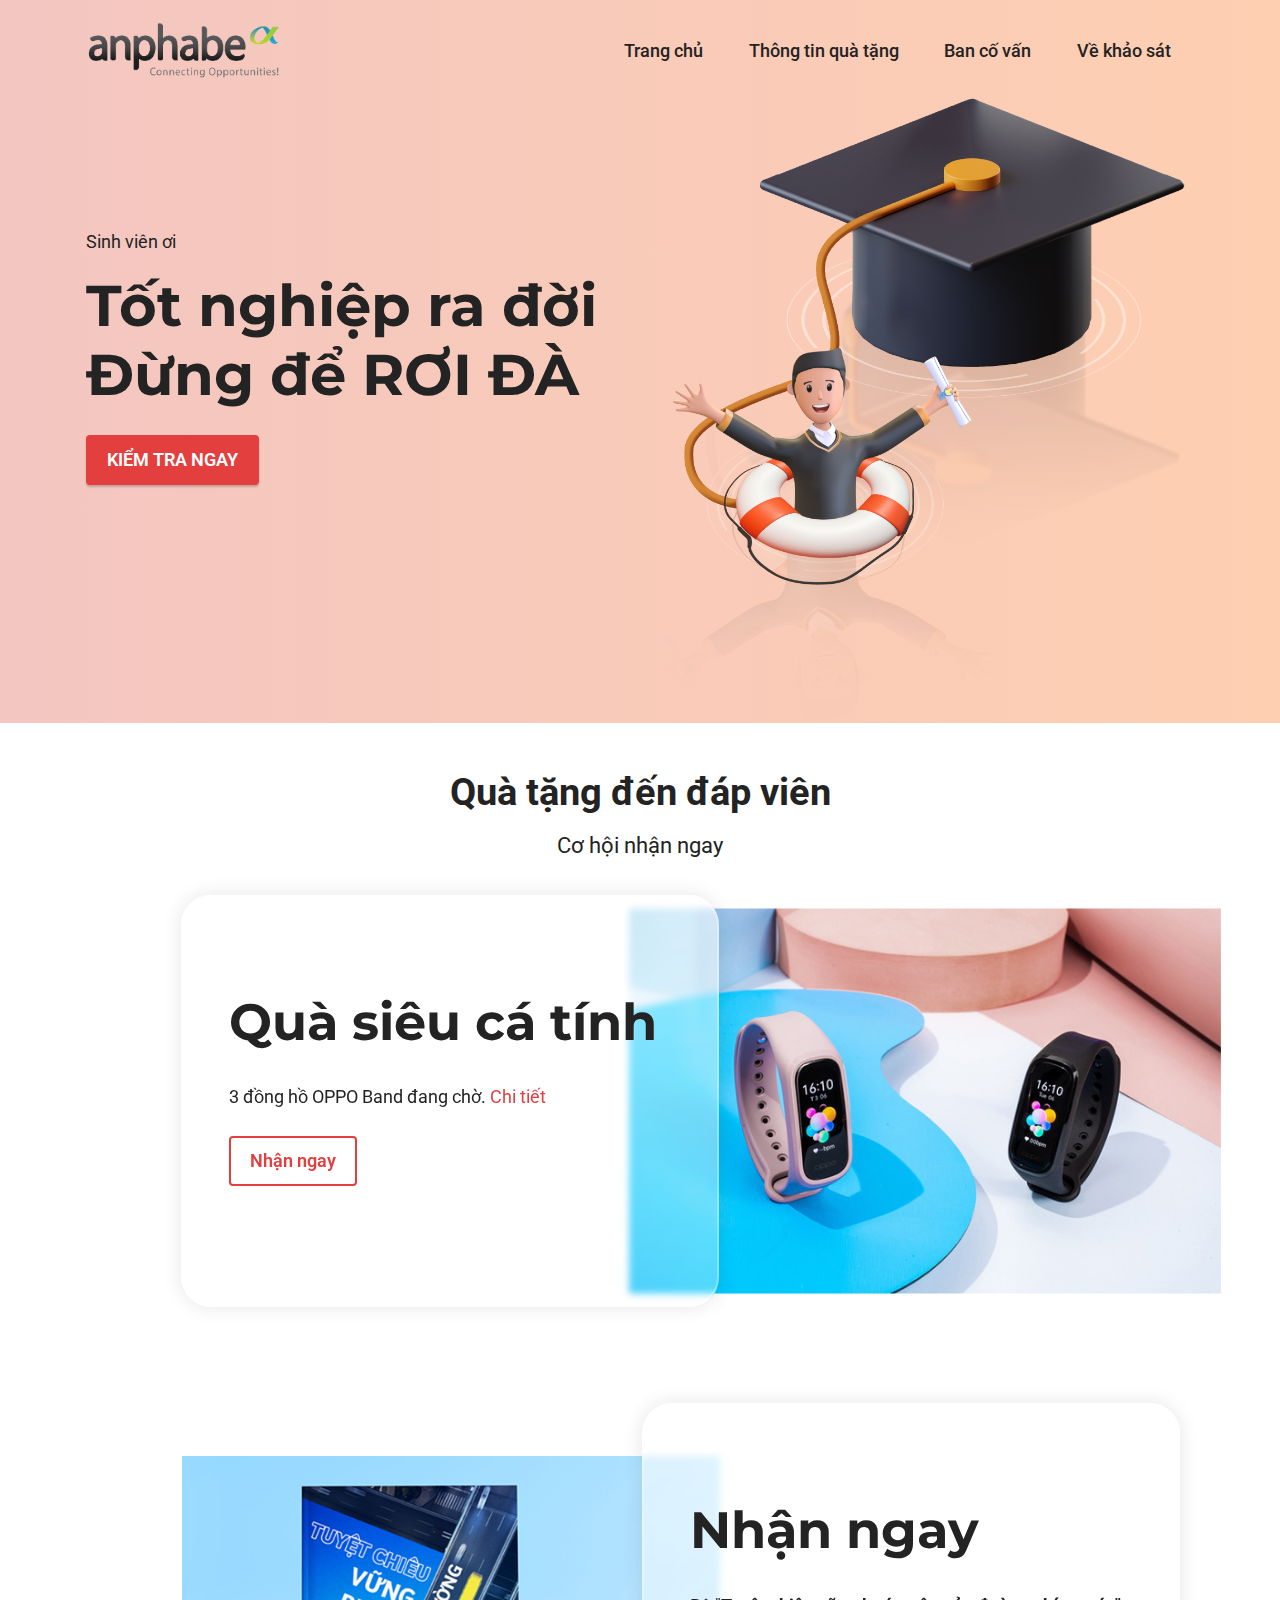
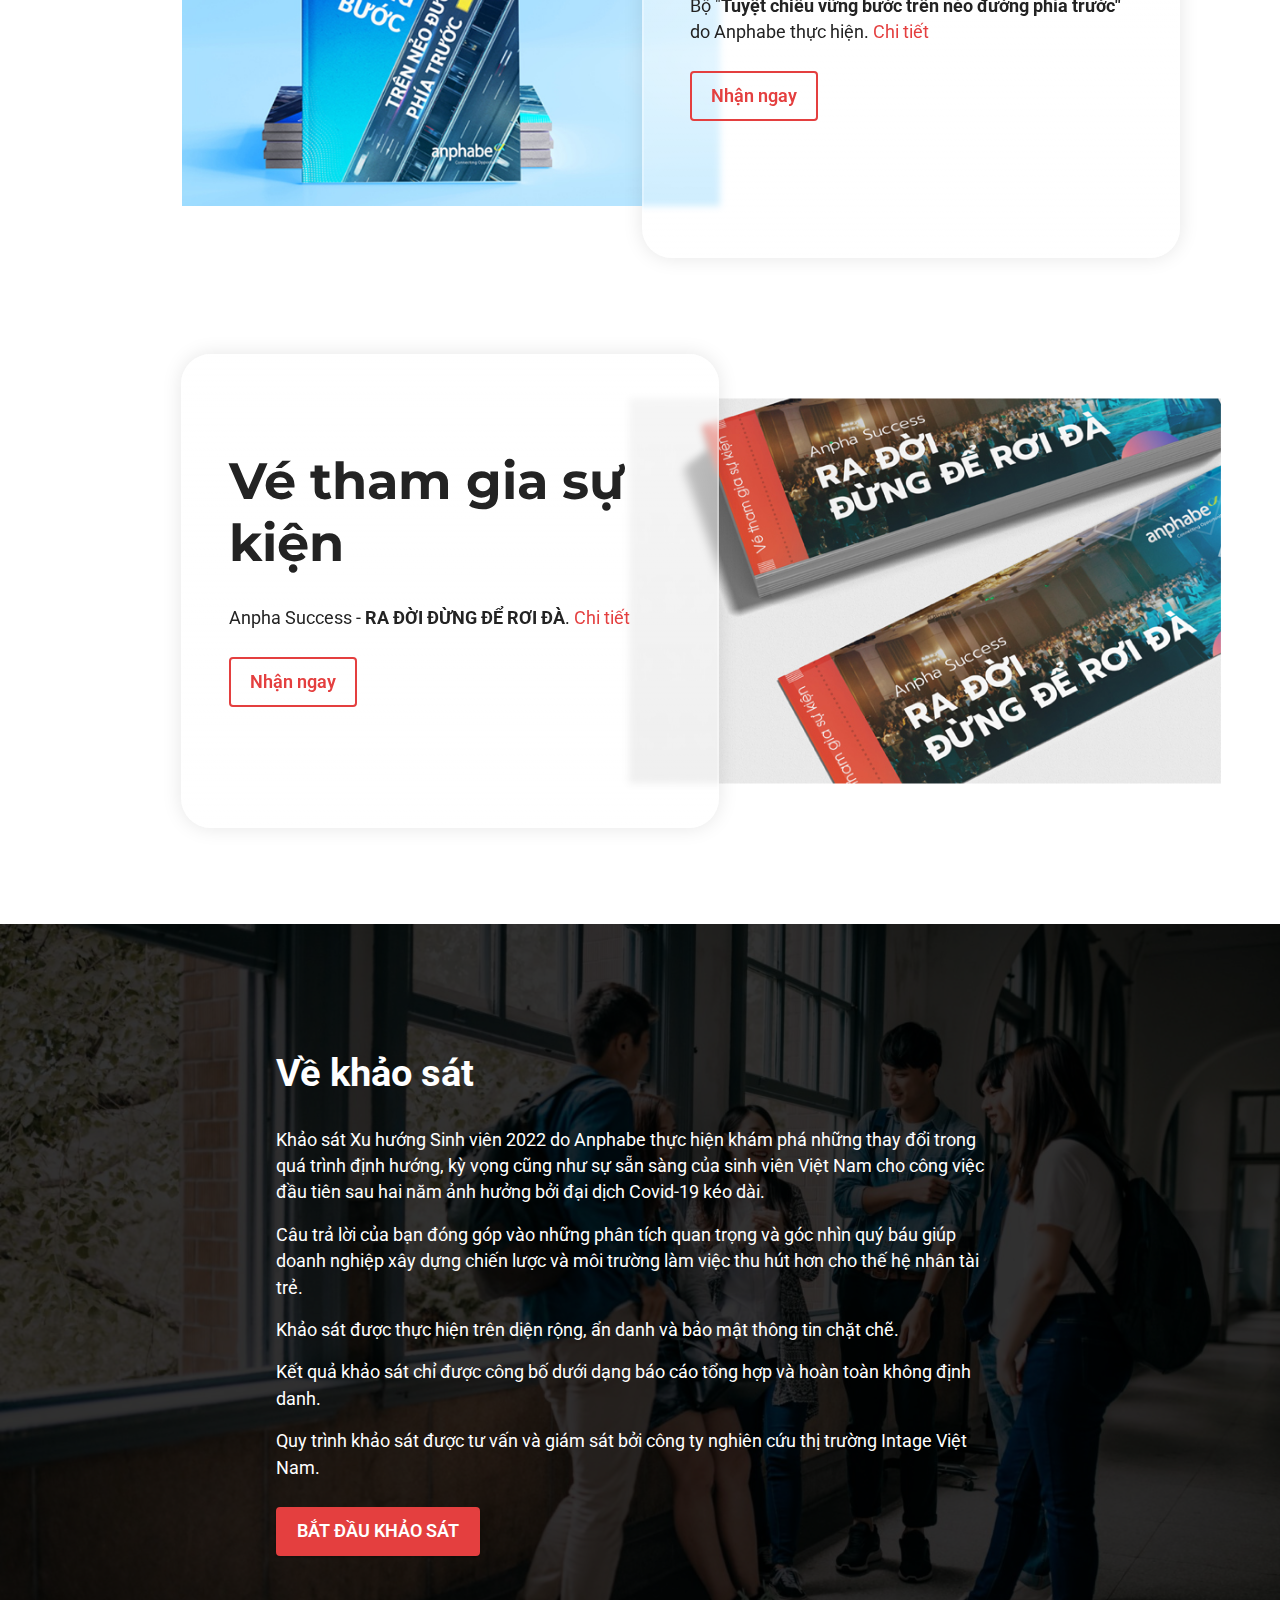
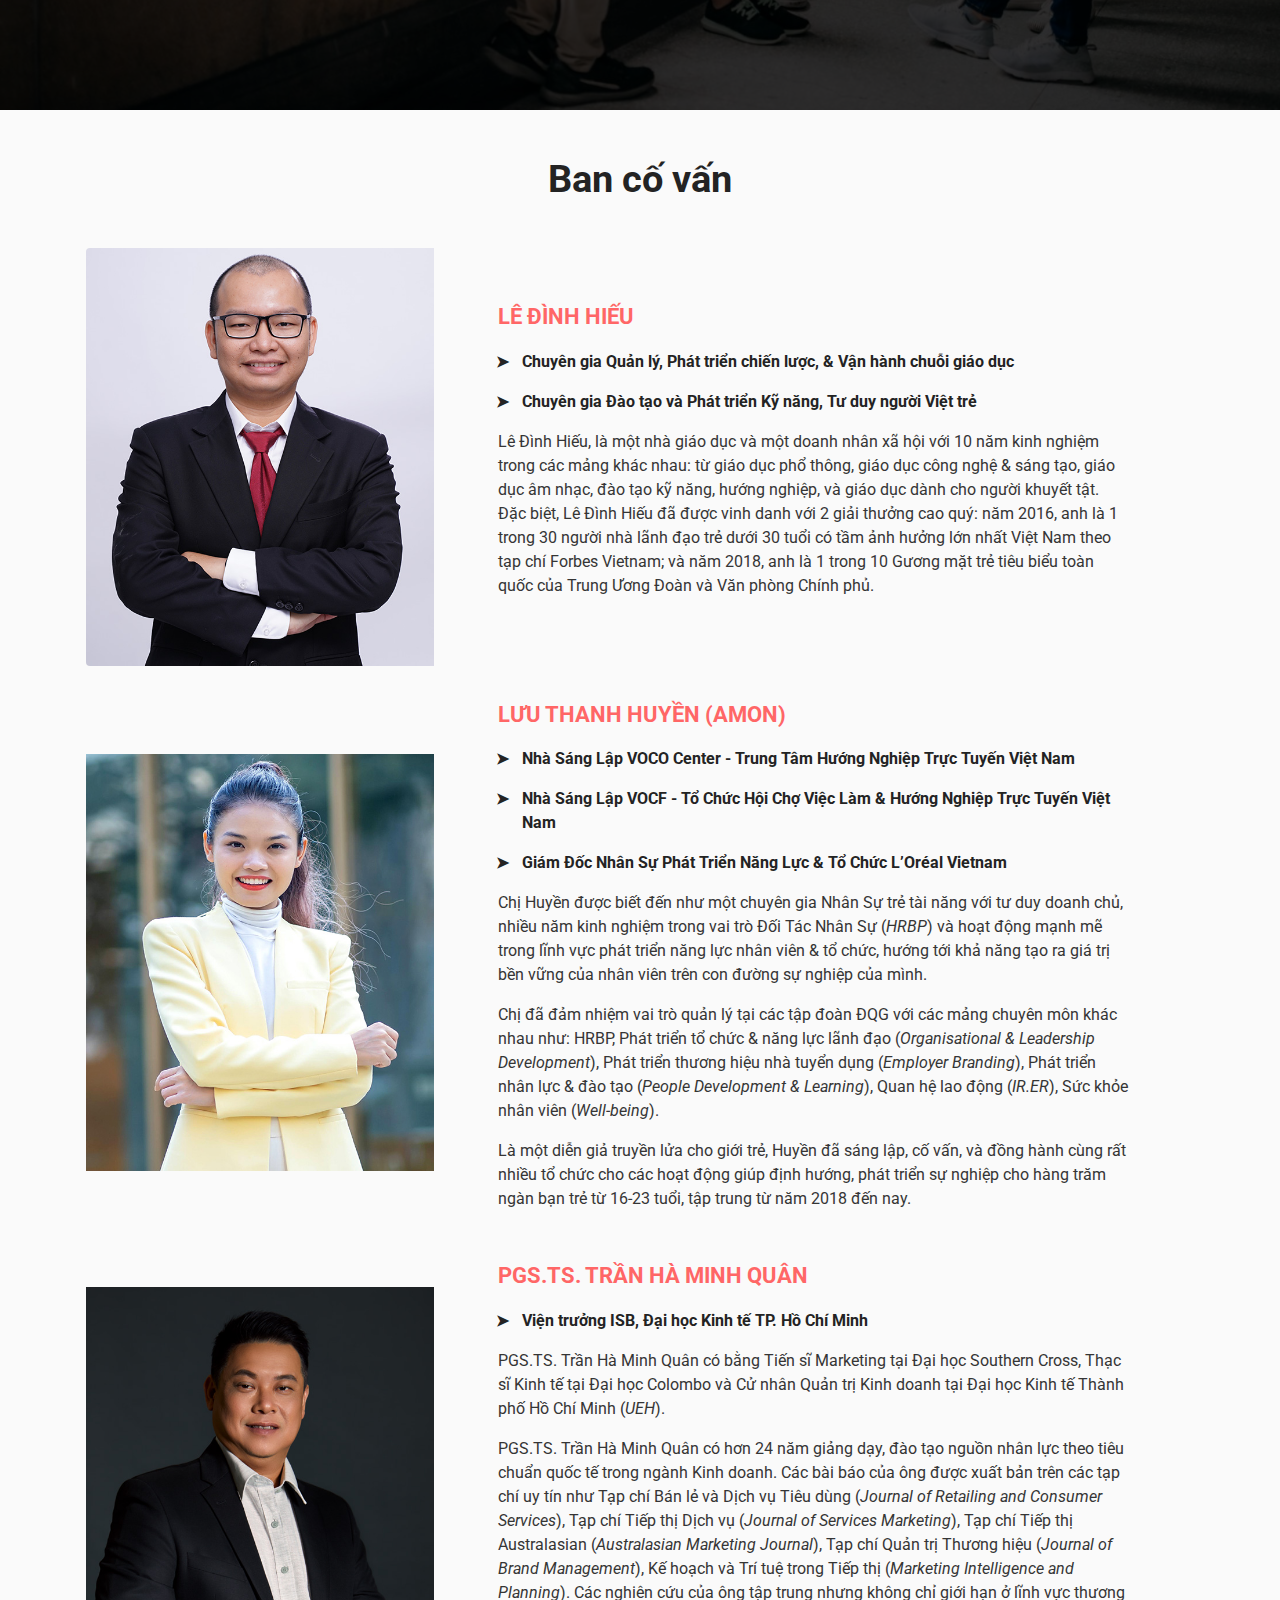
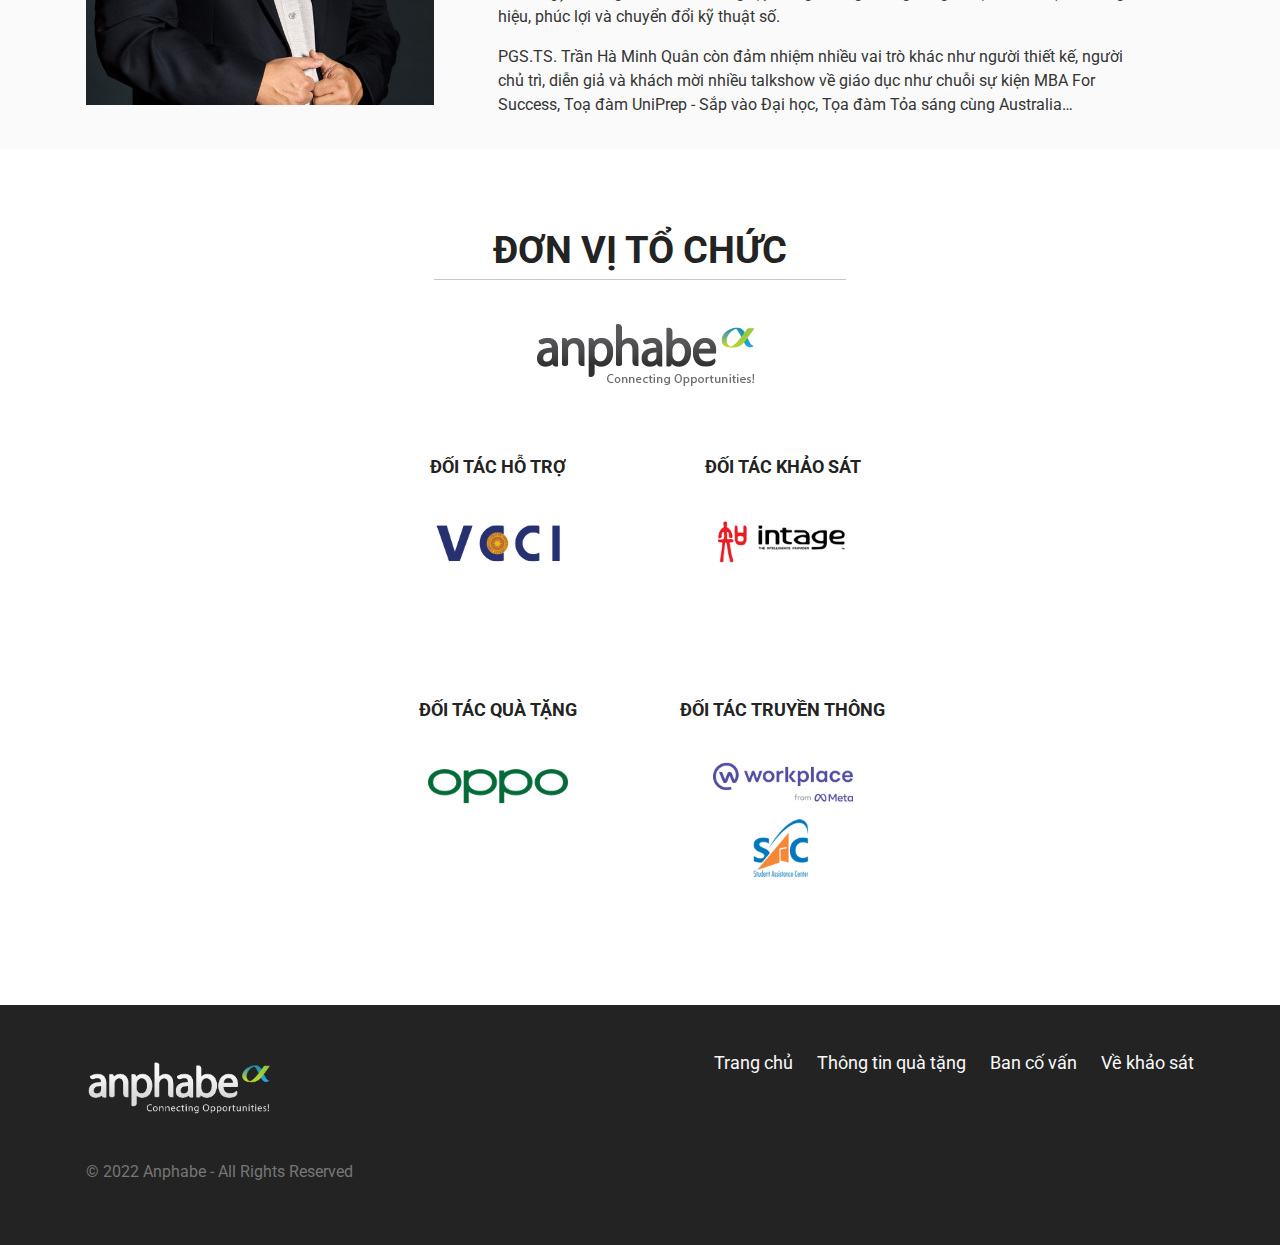
<file: index.html>
<!DOCTYPE html>
<html  >
<head>
  
  <meta charset="UTF-8">
  <meta http-equiv="X-UA-Compatible" content="IE=edge">
  
  <meta name="viewport" content="width=device-width, initial-scale=1, minimum-scale=1">
  <link rel="shortcut icon" href="assets/images/favicon.png" type="image/x-icon">
  <meta name="description" content="Ra trường, chọn việc, liệu có dễ dàng?">
  
  
  <title>Khảo sát xu hướng sinh viên 2022</title>
  <link rel="stylesheet" href="assets/web/assets/mobirise-icons2/mobirise2.css">
  <link rel="stylesheet" href="assets/bootstrap/css/bootstrap.min.css">
  <link rel="stylesheet" href="assets/bootstrap/css/bootstrap-grid.min.css">
  <link rel="stylesheet" href="assets/bootstrap/css/bootstrap-reboot.min.css">
  <link rel="stylesheet" href="assets/dropdown/css/style.css">
  <link rel="stylesheet" href="assets/socicon/css/styles.css">
  <link rel="stylesheet" href="assets/theme/css/style.css">
  <link rel="preload" href="https://fonts.googleapis.com/css?family=Montserrat:100,200,300,400,500,600,700,800,900,100i,200i,300i,400i,500i,600i,700i,800i,900i&display=swap" as="style" onload="this.onload=null;this.rel='stylesheet'">
  <noscript><link rel="stylesheet" href="https://fonts.googleapis.com/css?family=Montserrat:100,200,300,400,500,600,700,800,900,100i,200i,300i,400i,500i,600i,700i,800i,900i&display=swap"></noscript>
  <link rel="preload" href="https://fonts.googleapis.com/css?family=Roboto:100,100i,300,300i,400,400i,500,500i,700,700i,900,900i&display=swap" as="style" onload="this.onload=null;this.rel='stylesheet'">
  <noscript><link rel="stylesheet" href="https://fonts.googleapis.com/css?family=Roboto:100,100i,300,300i,400,400i,500,500i,700,700i,900,900i&display=swap"></noscript>
  <link rel="preload" as="style" href="assets/mobirise/css/mbr-additional.css"><link rel="stylesheet" href="assets/mobirise/css/mbr-additional.css" type="text/css">
  
  
  <!-- Google Tag Manager -->
<script>(function(w,d,s,l,i){w[l]=w[l]||[];w[l].push({'gtm.start':
new Date().getTime(),event:'gtm.js'});var f=d.getElementsByTagName(s)[0],
j=d.createElement(s),dl=l!='dataLayer'?'&l='+l:'';j.async=true;j.src=
'https://www.googletagmanager.com/gtm.js?id='+i+dl;f.parentNode.insertBefore(j,f);
})(window,document,'script','dataLayer','GTM-MT28LD');</script>
<!-- End Google Tag Manager -->

<script>
function keep_url_query(){
    let query = window.location.search;
    
    if(query == "") {
        return false;
    }
    let searchParams = new URLSearchParams(query);

    let atags = document.getElementsByTagName("a"); 
    let i;
    for (i = 0; i < atags.length; i++) {
        let new_url = new URL(atags[i].href);
        for (const [key, value] of searchParams) {
            new_url.searchParams.set(key, value);
        }
        atags[i].href = new_url.toString();  
    } 

}

if (
    document.readyState === "complete" ||
    (document.readyState !== "loading" && !document.documentElement.doScroll)
) {
  keep_url_query();
} else {
  document.addEventListener("DOMContentLoaded", keep_url_query);
}
</script>
  <meta property="og:site_name" content="https://studenttrend.anphabe.com"/>
<meta property="og:rich_attachment" content="true"/>
<meta property="og:type" content="website"/>
<meta name="author" content="Anphabe">
<meta property="og:url" itemprop="url" content="https://studenttrend.anphabe.com/"/>
<meta name="title" property="og:title" content="Khảo sát xu hướng sinh viên 2022.">
<meta name="description" property="og:description" content="Ra trường, chọn việc, liệu có dễ dàng?">
<meta name="twitter:image:src" content="https://studenttrend.anphabe.com/assets/images/share.jpg">
  <meta property="og:image" content="https://studenttrend.anphabe.com/assets/images/share.jpg">

</head>
<body>
  
  <section data-bs-version="5.1" class="menu menu2 cid-sYlDtCSmMT" once="menu" id="menu2-2">
    
    <nav class="navbar navbar-dropdown navbar-expand-lg">
        <div class="container">
            <div class="navbar-brand">
                <span class="navbar-logo">
                    <a href="https://studenttrend.anphabe.com/">
                        <img src="assets/images/anphabe-logo.png" alt="Anphabe - Connecting Opportunities" style="height: 5.1rem;">
                    </a>
                </span>
                
            </div>
            <button class="navbar-toggler" type="button" data-toggle="collapse" data-bs-toggle="collapse" data-target="#navbarSupportedContent" data-bs-target="#navbarSupportedContent" aria-controls="navbarNavAltMarkup" aria-expanded="false" aria-label="Toggle navigation">
                <div class="hamburger">
                    <span></span>
                    <span></span>
                    <span></span>
                    <span></span>
                </div>
            </button>
            <div class="collapse navbar-collapse" id="navbarSupportedContent">
                <ul class="navbar-nav nav-dropdown nav-right" data-app-modern-menu="true"><li class="nav-item"><a class="nav-link link text-black text-primary display-4" href="index.html">Trang chủ</a></li>
                    <li class="nav-item"><a class="nav-link link text-black text-primary display-4" href="thongtinquatang.html">Thông tin quà tặng</a></li>
                    <li class="nav-item"><a class="nav-link link text-black text-primary display-4" href="index.html#bancovan">Ban cố vấn</a>
                    </li><li class="nav-item"><a class="nav-link link text-black text-primary display-4" href="index.html#vekhaosat">Về khảo sát</a></li></ul>
                
                
            </div>
        </div>
    </nav>
</section>

<section data-bs-version="5.1" class="header11 cid-sYpY8guITH" id="header11-c">

    

    

    <div class="container">
        <div class="row justify-content-center">            
            <div class="col-12 col-md">
                <div class="text-wrapper text-center">
                    <p class="mbr-text mbr-fonts-style display-7">Sinh viên ơi</p>
                    <h1 class="mbr-section-title mbr-fonts-style mb-3 display-1"><strong>Tốt nghiệp ra đời<br>Đừng để RƠI ĐÀ</strong></h1>
                    
                    <div class="mbr-section-btn mt-3"><a class="btn btn-primary display-7" href="https://insights-w1.anphabe.com">KIỂM TRA NGAY</a></div>
                </div>
            </div>
            <div class="col-12 col-md-6 image-wrapper">
                <img class="w-100" src="assets/images/student-insight-1.png" alt="Tốt nghiệp ra đời -  Đừng để RƠI ĐÀ">
            </div>
        </div>
    </div>
</section>

<section data-bs-version="5.1" class="content4 cid-sYlEIdxgWu" id="content4-3">
    
    
    <div class="container">
        <div class="row justify-content-center">
            <div class="title col-md-12 col-lg-10">
                <h3 class="mbr-section-title mbr-fonts-style align-center mb-3 display-2"><strong>Quà tặng đến đáp viên</strong></h3>
                <h4 class="mbr-section-subtitle align-center mbr-fonts-style mb-4 display-5">
                    Cơ hội nhận ngay</h4>
                
            </div>
        </div>
    </div>
</section>

<section data-bs-version="5.1" class="features11 cid-sYlHRLX0kL" id="features12-4">

    
    
    <div class="container">
        <div class="row align-center">            
            <div class="col-12 align-left col-lg-6">
                <div class="card-wrapper">
                    <h4 class="card-title mbr-fonts-style mb-4 display-1"><strong>Quà siêu cá tính</strong></h4>
                    <p class="mbr-text mbr-white mbr-fonts-style display-7">3 đồng hồ OPPO Band đang chờ. <a href="thongtinquatang.html" class="text-primary">Chi tiết</a></p>
                    <div class="mbr-section-btn mb-3"><a class="btn btn-primary-outline display-4" href="https://insights-w1.anphabe.com">Nhận ngay</a></div>
                </div>
            </div>
            <div class="col-md-12 col-lg-6 my-auto">
                <div class="image-wrapper">
                    <img src="assets/images/2-1.6178546346771438e22.jpg" alt="">
                </div>            
            </div>
        </div>
    </div>
</section>

<section data-bs-version="5.1" class="features11 cid-t0jSnCcUZf" id="features12-14">

    
    
    <div class="container">
        <div class="row align-center">    
            <div class="col-12 align-left col-lg-6">
                <div class="card-wrapper">
                    <h4 class="card-title mbr-fonts-style mb-4 display-1"><strong>Nhận ngay</strong></h4>
                    <p class="mbr-text mbr-white mbr-fonts-style display-7">Bộ "<strong>Tuyệt chiêu vững bước trên nẻo đường phía trước" </strong>do Anphabe thực hiện.  <a href="thongtinquatang.html" class="text-primary">Chi tiết</a></p>
                    <div class="mbr-section-btn mb-4"><a class="btn btn-primary-outline display-4" href="https://insights-w1.anphabe.com">Nhận ngay</a></div>
                </div>
            </div>     
            <div class="col-md-12 col-lg-6 my-auto">
                <div class="image-wrapper">
                    <img src="assets/images/report-2.jpg" alt="Tuyệt chiêu vững bước trên nẻo đường phía trước">
                </div>            
            </div>   
            

            
        </div>
    </div>
</section>

<section data-bs-version="5.1" class="features11 cid-t0jSpPPDbc" id="features12-15">

    
    
    <div class="container">
        <div class="row align-center">            
            <div class="col-12 align-left col-lg-6">
                <div class="card-wrapper">
                    <h4 class="card-title mbr-fonts-style mb-4 display-1"><strong>Vé tham gia sự kiện</strong></h4>
                    <p class="mbr-text mbr-white mbr-fonts-style display-7">Anpha Success - <strong>RA ĐỜI ĐỪNG ĐỂ RƠI ĐÀ</strong>.  <a href="thongtinquatang.html" class="text-primary">Chi tiết</a></p>
                    <div class="mbr-section-btn mb-3"><a class="btn btn-primary-outline display-4" href="https://insights-w1.anphabe.com">Nhận ngay</a></div>
                </div>
            </div>
            <div class="col-md-12 col-lg-6 my-auto">
                <div class="image-wrapper">
                    <img src="assets/images/ticket.jpg" alt="Anpha Success - RA ĐỜI ĐỪNG ĐỂ RƠI ĐÀ">
                </div>            
            </div>
        </div>
    </div>
</section>

<section data-bs-version="5.1" class="header18 cid-sYlPHciEPo" id="vekhaosat">

    

    <div class="mbr-overlay" style="opacity: 0.8; background-color: rgb(0, 0, 0);"></div>

    <div class="align-center container">
        <div class="row justify-content-center">
            <div class="col-12 col-lg-8">
                <h2 class="mbr-section-subtitle mbr-fonts-style mbr-white mb-4 display-2"><strong>Về khảo sát</strong></h2>
                <p class="mbr-text mbr-fonts-style mbr-white display-7">Khảo sát Xu hướng Sinh viên 2022 do Anphabe thực hiện khám phá những thay đổi trong quá trình định hướng, kỳ vọng cũng như sự sẵn sàng của sinh viên Việt Nam cho công việc đầu tiên sau hai năm ảnh hưởng bởi đại dịch Covid-19 kéo dài.</p>
                <p class="mbr-text mbr-fonts-style mbr-white display-7">Câu trả lời của bạn đóng góp vào những phân tích quan trọng và góc nhìn quý báu giúp doanh nghiệp xây dựng chiến lược và môi trường làm việc thu hút hơn cho thế hệ nhân tài trẻ.</p>
                <p class="mbr-text mbr-fonts-style mbr-white display-7">Khảo sát được thực hiện trên diện rộng, ẩn danh và bảo mật thông tin chặt chẽ.</p>  
               <p class="mbr-text mbr-fonts-style mbr-white display-7">Kết quả khảo sát chỉ được công bố dưới dạng báo cáo tổng hợp và hoàn toàn không định danh.</p>
               <p class="mbr-text mbr-fonts-style mbr-white display-7">Quy trình khảo sát được tư vấn và giám sát bởi công ty nghiên cứu thị trường Intage Việt Nam.</p>
                <div class="mbr-section-btn mt-3"><a class="btn btn-primary display-4" href="https://insights-w1.anphabe.com">BẮT ĐẦU KHẢO SÁT</a></div>
            </div>
        </div>
    </div>
</section>

<section data-bs-version="5.1" class="content4 cid-sYr6aDGdqI" id="bancovan">
    
    
    <div class="container">
        <div class="row justify-content-center">
            <div class="title col-md-12 col-lg-10">
                <h3 class="mbr-section-title mbr-fonts-style align-center mb-3 display-2"><strong>Ban cố vấn</strong></h3>
                
                
            </div>
        </div>
    </div>
</section>

<section data-bs-version="5.1" class="team2 cid-sYqUaztawt" xmlns="http://www.w3.org/1999/html" id="team2-d">
    
    
    <div class="container">
        <div class="card">
            <div class="card-wrapper">
                <div class="row align-items-center">
                    <div class="col-12 col-md-4">
                        <div class="image-wrapper">
                            <img src="assets/images/advisor-3.jpg" alt="LÊ ĐÌNH HIẾU">
                        </div>
                    </div>
                    <div class="col-12 col-md">
                        <div class="card-box">
                            <h5 class="card-title mbr-fonts-style m-0 mb-3 display-5"><strong>LÊ ĐÌNH<em> </em>HIẾU</strong></h5>
                            <ul class="list mbr-fonts-style display-7">
                                <li><strong>Chuyên gia Quản lý, Phát triển chiến lược, &amp; Vận hành chuỗi giáo dục</strong></li>
                                <li><strong>Chuyên gia Đào tạo và Phát triển Kỹ năng, Tư duy người Việt trẻ</strong></li>
                            </ul>
                            <p class="mbr-text mbr-fonts-style display-7">
                                Lê Đình Hiếu, là một nhà giáo dục và một doanh nhân xã hội với 10 năm kinh nghiệm trong các mảng khác nhau: từ giáo dục phổ thông, giáo dục công nghệ &amp; sáng tạo, giáo dục âm nhạc, đào tạo kỹ năng, hướng nghiệp, và giáo dục dành cho người khuyết tật. Đặc biệt, Lê Đình Hiếu đã được vinh danh với 2 giải thưởng cao quý: năm 2016, anh là 1 trong 30 người nhà lãnh đạo trẻ dưới 30 tuổi có tầm ảnh hưởng lớn nhất Việt Nam theo tạp chí Forbes Vietnam; và năm 2018, anh là 1 trong 10 Gương mặt trẻ tiêu biểu toàn quốc của Trung Ương Đoàn và Văn phòng Chính phủ.
                            </p>
                        </div>
                    </div>
                </div>
            </div>
        </div>
        <div class="card">
            <div class="card-wrapper">
                <div class="row align-items-center">
                    <div class="col-12 col-md-4">
                        <div class="image-wrapper">
                            <img src="assets/images/advisor-4.jpg" alt="LƯU THANH HUYỀN (AMON)">
                        </div>
                    </div>
                    <div class="col-12 col-md">
                        <div class="card-box">
                            <h5 class="card-title mbr-fonts-style m-0 mb-3 display-5"><strong>LƯU THANH HUYỀN (AMON)</strong></h5>
                            
                            <ul class="list mbr-fonts-style display-7">
                                <li><strong>Nhà Sáng Lập VOCO Center - Trung Tâm Hướng Nghiệp Trực Tuyến Việt Nam</strong></li>
                                <li><strong>Nhà Sáng Lập VOCF - Tổ Chức Hội Chợ Việc Làm &amp; Hướng Nghiệp Trực Tuyến Việt Nam</strong></li>
                                <li><strong>Giám Đốc Nhân Sự Phát Triển Năng Lực &amp; Tổ Chức L’Oréal Vietnam</strong></li>
                            </ul>
                            <p class="mbr-text mbr-fonts-style display-7">Chị Huyền được biết đến như một chuyên gia Nhân Sự trẻ tài năng với tư duy doanh chủ, nhiều năm kinh nghiệm trong vai trò Đối Tác Nhân Sự (<em>HRBP</em>) và hoạt động mạnh mẽ trong lĩnh vực phát triển năng lực nhân viên &amp; tổ chức, hướng tới khả năng tạo ra giá trị bền vững của nhân viên trên con đường sự nghiệp của mình.</p>
                           <p class="mbr-text mbr-fonts-style display-7">Chị đã đảm nhiệm vai trò quản lý tại các tập đoàn ĐQG với các mảng chuyên môn khác nhau như: HRBP, Phát triển tổ chức &amp; năng lực lãnh đạo (<em>Organisational &amp; Leadership Development</em>), Phát triển thương hiệu nhà tuyển dụng (<em>Employer Branding</em>), Phát triển nhân lực &amp; đào tạo (<em>People Development &amp; Learning</em>), Quan hệ lao động (<em>IR.ER</em>), Sức khỏe nhân viên (<em>Well-being</em>).</p>
                           <p class="mbr-text mbr-fonts-style display-7">Là một diễn giả truyền lửa cho giới trẻ, Huyền đã sáng lập, cố vấn, và đồng hành cùng rất nhiều tổ chức cho các hoạt động giúp định hướng, phát triển sự nghiệp cho hàng trăm ngàn bạn trẻ từ 16-23 tuổi, tập trung từ năm 2018 đến nay.</p>
                        </div>
                    </div>
                </div>
            </div>
        </div>   
        <div class="card">
            <div class="card-wrapper">
                <div class="row align-items-center">
                    <div class="col-12 col-md-4">
                        <div class="image-wrapper">
                            <img src="assets/images/advisor-5.jpg" alt="PGS.TS. TRẦN HÀ MINH QUÂN ">
                        </div>
                    </div>
                    <div class="col-12 col-md">
                        <div class="card-box">
                            <h5 class="card-title mbr-fonts-style m-0 mb-3 display-5"><strong>PGS.TS. TRẦN HÀ MINH QUÂN </strong></h5>
                            
                            <ul class="list mbr-fonts-style display-7">
                                <li><strong>Viện trưởng ISB, Đại học Kinh tế TP. Hồ Chí Minh</strong></li>
                            </ul>
                            <p class="mbr-text mbr-fonts-style display-7">PGS.TS. Trần Hà Minh Quân có bằng Tiến sĩ Marketing tại Đại học Southern Cross, Thạc sĩ Kinh tế tại Đại học Colombo và Cử nhân Quản trị Kinh doanh tại Đại học Kinh tế Thành phố Hồ Chí Minh (<em>UEH</em>). </p>
                           <p class="mbr-text mbr-fonts-style display-7">PGS.TS. Trần Hà Minh Quân có hơn 24 năm giảng dạy, đào tạo nguồn nhân lực theo tiêu chuẩn quốc tế trong ngành Kinh doanh. Các bài báo của ông được xuất bản trên các tạp chí uy tín như Tạp chí Bán lẻ và Dịch vụ Tiêu dùng (<em>Journal of Retailing and Consumer Services</em>), Tạp chí Tiếp thị Dịch vụ (<em>Journal of Services Marketing</em>), Tạp chí Tiếp thị Australasian (<em>Australasian Marketing Journal</em>), Tạp chí Quản trị Thương hiệu (<em>Journal of Brand Management</em>), Kế hoạch và Trí tuệ trong Tiếp thị (<em>Marketing Intelligence and Planning</em>). Các nghiên cứu của ông tập trung nhưng không chỉ giới hạn ở lĩnh vực thương hiệu, phúc lợi và chuyển đổi kỹ thuật số.  </p>
                           <p class="mbr-text mbr-fonts-style display-7">PGS.TS. Trần Hà Minh Quân còn đảm nhiệm nhiều vai trò khác như người thiết kế, người chủ trì, diễn giả và khách mời nhiều talkshow về giáo dục như chuỗi sự kiện MBA For Success, Toạ đàm UniPrep - Sắp vào Đại học, Tọa đàm Tỏa sáng cùng Australia… </p>
                        </div>
                    </div>
                </div>
            </div>
        </div>        
    </div>
</section>

<section data-bs-version="5.1" class="content4 cid-t0k7PLhtB6" id="content4-16">
    
    
    <div class="container">
        <div class="row justify-content-center">
            <div class="title col-md-12 col-lg-9">
                <h3 class="mbr-section-title mbr-fonts-style align-center display-2"><strong>ĐƠN VỊ TỔ CHỨC</strong></h3>
                <hr>
                
                
            </div>
        </div>
    </div>
</section>

<section data-bs-version="5.1" class="clients1 cid-t0k7QxD6OL" id="clients1-17">
    
    <div class="images-container container">
        <div class="mbr-section-head">
            
            
            
        </div>
        <div class="row justify-content-center mt-4">
            <div class="col-md-3 card">
                <img src="assets/images/anphabe.png" alt="">
            </div>
            
           
        </div>
    </div>
</section>

<section data-bs-version="5.1" class="info2 cid-t0k7RjwKA1" id="info2-18">
    
    
    <div class="align-center container">
        <div class="row justify-content-center">
            <div class="col-12 col-md-3">
                <div class="wrapper">
                    <h3 class="mbr-section-title mb-4 mbr-fonts-style display-7"><strong>ĐỐI TÁC HỖ TRỢ</strong></h3>
                    <img src="assets/images/vcci-1.png" alt="">
                </div>
            </div>
            <div class="col-12 col-md-3">
                <div class="wrapper">
                    <h3 class="mbr-section-title mbr-fonts-style mb-4 display-7"><strong>ĐỐI TÁC KHẢO SÁT</strong></h3>
                    <img src="assets/images/intage.png" alt="">
                </div>
            </div>
        </div>
    </div>
</section>

<section data-bs-version="5.1" class="info2 cid-t0k7ROJaJy" id="info2-19">
    
    
    <div class="align-center container">
        <div class="row justify-content-center">
            <div class="col-12 col-md-3">
                <div class="wrapper">
                    <h3 class="mbr-section-title mb-4 mbr-fonts-style display-7"><strong>ĐỐI TÁC QUÀ TẶNG</strong></h3>
                    <img src="assets/images/oppo-logo-1.png" alt="OPPO">
                </div>
            </div>
            <div class="col-12 col-md-3">
                <div class="wrapper">
                    <h3 class="mbr-section-title mbr-fonts-style mb-4 display-7"><strong>ĐỐI TÁC TRUYỀN THÔNG</strong></h3>
                    <img src="assets/images/wp-2.png" alt="Workplace from Meta">
                    <img src="assets/images/sic.png" alt="Student Assistance Center">
                </div>
            </div>
        </div>
    </div>
</section>

<section data-bs-version="5.1" class="footer5 cid-sYlWxzjyLX" once="footers" id="footer5-u">

    

    

    <div class="container">
        <div class="media-container-row">
            <div class="col-md-2 col-6">
                <div class="media-wrap">
                    <a href="https://studenttrend.anphabe.com/">
                        <img src="assets/images/anphabe-white.png" alt="Anphabe - Connecting Opportunities!">
                    </a>
                </div>
            </div>
            <div class="col-10 col-6">
                <p class="mbr-text align-right links mbr-fonts-style display-7">
                    <a href="index.html" class="text-white text-primary">Trang chủ</a> &nbsp;&nbsp;&nbsp;&nbsp;
                    <a href="thongtinquatang.html" class="text-white text-primary">Thông tin quà tặng</a> &nbsp;&nbsp;&nbsp;&nbsp;
                    <a href="index.html#bancovan" class="text-white text-primary">Ban cố vấn</a> &nbsp;&nbsp;&nbsp;&nbsp;
                    <a href="index.html#vekhaosat" class="text-white">Về khảo sát</a>
                </p>
            </div>
        </div>
        <!-- <div class="media-container-row">
            <div class="col-md-12"> -->
        <div class="footer-lower">
            <div class="media-container-row">
                <div class="col-md-12">
                    <hr>
                </div>
            </div>
            <div class="media-container-row">
                <div class="col-md-6 copyright">
                    <p class="mbr-text mbr-fonts-style display-7" style="font-size: 1rem">
                        © 2022 Anphabe - All Rights Reserved
                    </p>
                </div>
                <div class="col-md-6">
                    <div class="social-list align-right">
                        <div class="soc-item">
                            <a href="https://twitter.com/mobirise" target="_blank">
                                <span class="socicon-twitter socicon mbr-iconfont mbr-iconfont-social"></span>
                            </a>
                        </div>
                        <div class="soc-item">
                            <a href="https://www.facebook.com/pages/Mobirise/1616226671953247" target="_blank">
                                <span class="socicon-facebook socicon mbr-iconfont mbr-iconfont-social"></span>
                            </a>
                        </div>
                        <div class="soc-item">
                            <a href="https://www.youtube.com/c/mobirise" target="_blank">
                                <span class="socicon-youtube socicon mbr-iconfont mbr-iconfont-social"></span>
                            </a>
                        </div>
                        <div class="soc-item">
                            <a href="https://instagram.com/mobirise" target="_blank">
                                <span class="socicon-instagram socicon mbr-iconfont mbr-iconfont-social"></span>
                            </a>
                        </div>
                        <div class="soc-item">
                            <a href="https://www.behance.net/Mobirise" target="_blank">
                                <span class="socicon-behance socicon mbr-iconfont mbr-iconfont-social"></span>
                            </a>
                        </div>
                        <div class="soc-item">
                            <a href="https://vimeo.com/mobirise" target="_blank">
                                <span class="socicon-vimeo socicon mbr-iconfont mbr-iconfont-social"></span>
                            </a>
                        </div>
                    </div>
                </div>
            </div>
            <!-- </div>
            </div> -->
        </div>

    </div>
</section><section id="top-1" hidden><a href="https://mobirise.site"></a></section><script src="assets/witsec-jquery-3.6.0/jquery-3.6.0.min.js"></script>  <script src="assets/bootstrap/js/bootstrap.bundle.min.js"></script>  <script src="assets/smoothscroll/smooth-scroll.js"></script>  <script src="assets/ytplayer/index.js"></script>  <script src="assets/dropdown/js/navbar-dropdown.js"></script>  <script src="assets/theme/js/script.js"></script>  <script src="assets/witsec-mailform/witsec-mailform.js"></script>  
  
  
</body>
</html>
</file>
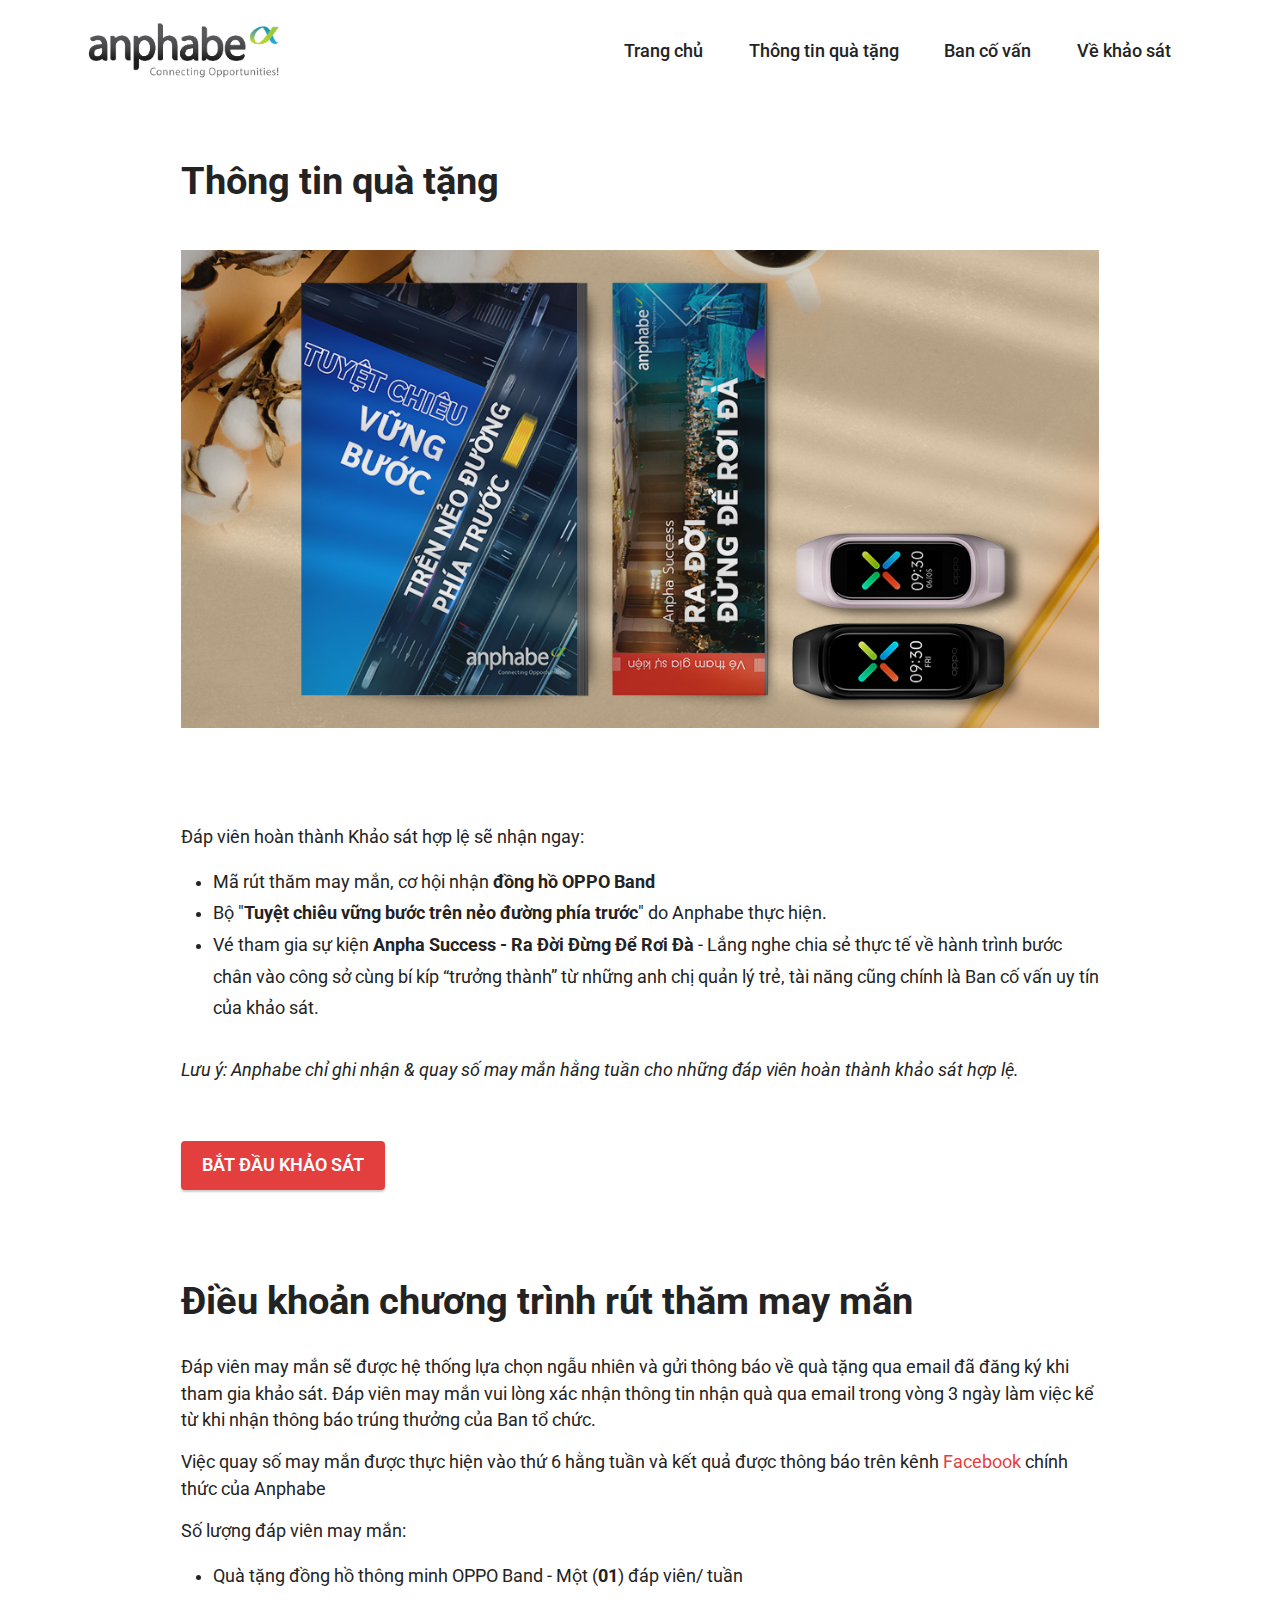
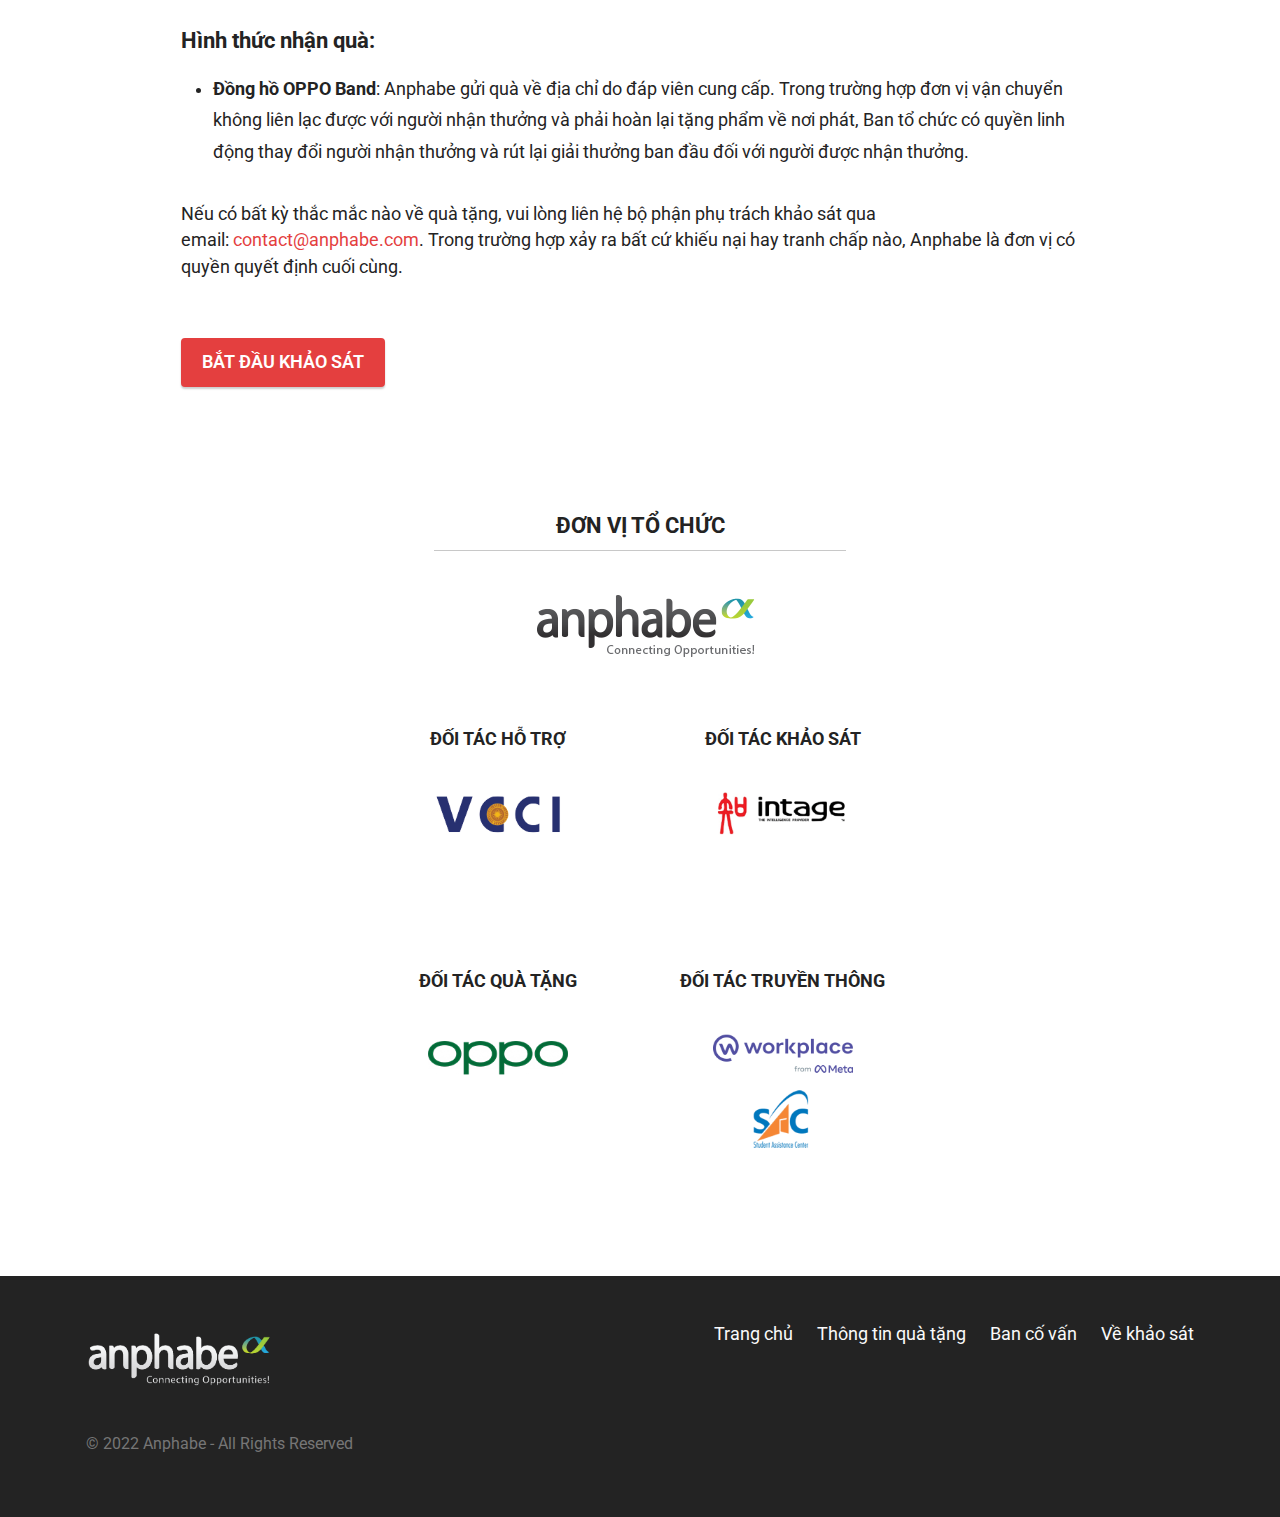
<file: thongtinquatang.html>
<!DOCTYPE html>
<html  >
<head>
  
  <meta charset="UTF-8">
  <meta http-equiv="X-UA-Compatible" content="IE=edge">
  
  <meta name="viewport" content="width=device-width, initial-scale=1, minimum-scale=1">
  <link rel="shortcut icon" href="assets/images/favicon.png" type="image/x-icon">
  <meta name="description" content="Khảo sát xu hướng sinh viên 2022">
  
  
  <title>Thông tin quà tặng</title>
  <link rel="stylesheet" href="assets/bootstrap/css/bootstrap.min.css">
  <link rel="stylesheet" href="assets/bootstrap/css/bootstrap-grid.min.css">
  <link rel="stylesheet" href="assets/bootstrap/css/bootstrap-reboot.min.css">
  <link rel="stylesheet" href="assets/dropdown/css/style.css">
  <link rel="stylesheet" href="assets/socicon/css/styles.css">
  <link rel="stylesheet" href="assets/theme/css/style.css">
  <link rel="preload" href="https://fonts.googleapis.com/css?family=Montserrat:100,200,300,400,500,600,700,800,900,100i,200i,300i,400i,500i,600i,700i,800i,900i&display=swap" as="style" onload="this.onload=null;this.rel='stylesheet'">
  <noscript><link rel="stylesheet" href="https://fonts.googleapis.com/css?family=Montserrat:100,200,300,400,500,600,700,800,900,100i,200i,300i,400i,500i,600i,700i,800i,900i&display=swap"></noscript>
  <link rel="preload" href="https://fonts.googleapis.com/css?family=Roboto:100,100i,300,300i,400,400i,500,500i,700,700i,900,900i&display=swap" as="style" onload="this.onload=null;this.rel='stylesheet'">
  <noscript><link rel="stylesheet" href="https://fonts.googleapis.com/css?family=Roboto:100,100i,300,300i,400,400i,500,500i,700,700i,900,900i&display=swap"></noscript>
  <link rel="preload" as="style" href="assets/mobirise/css/mbr-additional.css"><link rel="stylesheet" href="assets/mobirise/css/mbr-additional.css" type="text/css">
  
  
  <!-- Google Tag Manager -->
<script>(function(w,d,s,l,i){w[l]=w[l]||[];w[l].push({'gtm.start':
new Date().getTime(),event:'gtm.js'});var f=d.getElementsByTagName(s)[0],
j=d.createElement(s),dl=l!='dataLayer'?'&l='+l:'';j.async=true;j.src=
'https://www.googletagmanager.com/gtm.js?id='+i+dl;f.parentNode.insertBefore(j,f);
})(window,document,'script','dataLayer','GTM-MT28LD');</script>
<!-- End Google Tag Manager -->

<script>
function keep_url_query(){
    let query = window.location.search;
    
    if(query == "") {
        return false;
    }
    let searchParams = new URLSearchParams(query);

    let atags = document.getElementsByTagName("a"); 
    let i;
    for (i = 0; i < atags.length; i++) {
        let new_url = new URL(atags[i].href);
        for (const [key, value] of searchParams) {
            new_url.searchParams.set(key, value);
        }
        atags[i].href = new_url.toString();  
    } 

}

if (
    document.readyState === "complete" ||
    (document.readyState !== "loading" && !document.documentElement.doScroll)
) {
  keep_url_query();
} else {
  document.addEventListener("DOMContentLoaded", keep_url_query);
}
</script>
  <meta property="og:site_name" content="https://studenttrend.anphabe.com"/>
<meta property="og:rich_attachment" content="true"/>
<meta property="og:type" content="website"/>
<meta name="author" content="Anphabe">
<meta property="og:url" itemprop="url" content="https://studenttrend.anphabe.com/"/>
<meta name="title" property="og:title" content="Khảo sát xu hướng sinh viên 2022.">
<meta name="description" property="og:description" content="Ra trường, chọn việc, liệu có dễ dàng?">
<meta name="twitter:image:src" content="https://studenttrend.anphabe.com/assets/images/share.jpg">
  <meta property="og:image" content="https://studenttrend.anphabe.com/assets/images/share.jpg">

</head>
<body>
  
  <section data-bs-version="5.1" class="menu menu2 cid-sYHMR3KSmk" once="menu" id="menu2-l">
    
    <nav class="navbar navbar-dropdown navbar-expand-lg">
        <div class="container">
            <div class="navbar-brand">
                <span class="navbar-logo">
                    <a href="https://studenttrend.anphabe.com/">
                        <img src="assets/images/anphabe-logo.png" alt="Anphabe - Connecting Opportunities" style="height: 5.1rem;">
                    </a>
                </span>
                
            </div>
            <button class="navbar-toggler" type="button" data-toggle="collapse" data-bs-toggle="collapse" data-target="#navbarSupportedContent" data-bs-target="#navbarSupportedContent" aria-controls="navbarNavAltMarkup" aria-expanded="false" aria-label="Toggle navigation">
                <div class="hamburger">
                    <span></span>
                    <span></span>
                    <span></span>
                    <span></span>
                </div>
            </button>
            <div class="collapse navbar-collapse" id="navbarSupportedContent">
                <ul class="navbar-nav nav-dropdown nav-right" data-app-modern-menu="true"><li class="nav-item"><a class="nav-link link text-black text-primary display-4" href="index.html">Trang chủ</a></li>
                    <li class="nav-item"><a class="nav-link link text-black text-primary display-4" href="thongtinquatang.html">Thông tin quà tặng</a></li>
                    <li class="nav-item"><a class="nav-link link text-black text-primary display-4" href="index.html#bancovan">Ban cố vấn</a>
                    </li><li class="nav-item"><a class="nav-link link text-black text-primary display-4" href="index.html#vekhaosat">Về khảo sát</a></li></ul>
                
                
            </div>
        </div>
    </nav>
</section>

<section data-bs-version="5.1" class="content4 cid-sYHMR4xyuJ" id="content4-n">
    
    
    <div class="container">
        <div class="row justify-content-center">
            <div class="title col-md-12 col-lg-10">
                <h3 class="mbr-section-title mbr-fonts-style align-center mb-3 display-2"><strong>Thông tin quà tặng</strong></h3>
                
                
            </div>
        </div>
    </div>
</section>

<section data-bs-version="5.1" class="image3 cid-sYIPgad6tZ" id="image3-v">
    

    

    <div class="container">
        <div class="row justify-content-center">
            <div class="col-12 col-lg-10">
                <div class="image-wrapper">
                    <img src="assets/images/quatang.jpg" alt="Quà tặng hấp dẫn">
                    
                </div>
            </div>
        </div>
    </div>
</section>

<section data-bs-version="5.1" class="content5 cid-sYIPqotxrg" id="content5-w">
    
    <div class="container">
        <div class="row justify-content-center">
            <div class="col-md-12 col-lg-10">                
                <p class="mbr-text mbr-fonts-style display-7">Đáp viên hoàn thành Khảo sát hợp lệ sẽ nhận ngay: </p>
                <ul class="list mbr-fonts-style display-7">                    
                    <li>Mã rút thăm may mắn, cơ hội nhận <strong>đồng hồ OPPO Band​​​</strong></li>
                    <li>Bộ "<strong>Tuyệt chiêu vững bước trên nẻo đường phía trước</strong>" do Anphabe thực hiện. ​​</li>
                    <li>Vé tham gia sự kiện <strong>Anpha Success - Ra Đời Đừng Để Rơi Đà</strong> - Lắng nghe chia sẻ thực tế về hành trình bước chân vào công sở cùng bí kíp “trưởng thành” từ những anh chị quản lý trẻ, tài năng cũng chính là Ban cố vấn uy tín của khảo sát.​​</li>
                </ul>
                <p class="mbr-text mbr-fonts-style display-7"><em>Lưu ý: Anphabe chỉ ghi nhận &amp; quay số may mắn hằng tuần cho những đáp viên hoàn thành khảo sát hợp lệ. </em></p>
            </div>
        </div>
    </div>
</section>

<section data-bs-version="5.1" class="content12 cid-sYIY3C9ctA" id="content12-y">
    
    <div class="container">
        <div class="row justify-content-center">
            <div class="col-md-12 col-lg-10">
                <div class="mbr-section-btn align-center"><a class="btn btn-primary display-4" href="https://insights-w1.anphabe.com">BẮT ĐẦU KHẢO SÁT</a></div>
            </div>
        </div>
    </div>
</section>

<section data-bs-version="5.1" class="content5 cid-sYIYhf2t6k" id="content5-z">
    
    <div class="container">
        <div class="row justify-content-center">
            <div class="col-md-12 col-lg-10">
                <h4 class="mbr-section-subtitle mbr-fonts-style mb-4 display-2"><strong>Điều khoản chương trình rút thăm may mắn</strong></h4>
                <p class="mbr-text mbr-fonts-style display-7">Đáp viên may mắn sẽ được hệ thống lựa chọn ngẫu nhiên và gửi thông báo về quà tặng qua email đã đăng ký khi tham gia khảo sát. Đáp viên may mắn vui lòng xác nhận thông tin nhận quà qua email trong vòng 3 ngày làm việc kể từ khi nhận thông báo trúng thưởng của Ban tổ chức.</p>
                <p class="mbr-text mbr-fonts-style display-7">Việc quay số may mắn được thực hiện vào thứ 6 hằng tuần và kết quả được thông báo trên kênh <a href="https://www.facebook.com/anphabe" class="text-primary" target="_blank">Facebook</a> chính thức của Anphabe</p>
                <p class="mbr-text mbr-fonts-style display-7">Số lượng đáp viên may mắn:</p>
                <ul class="list mbr-fonts-style display-7">
                    <li>Quà tặng đồng hồ thông minh OPPO Band - Một (<strong>01</strong>) đáp viên/ tuần</li>
                </ul>
                <h3 class="mbr-section-title mbr-fonts-style mb-3 display-5">
                    <strong>Hình thức nhận quà: </strong>
                </h3>
                <ul class="list mbr-fonts-style display-7">
                    <li><strong>Đồng hồ OPPO Band</strong>: Anphabe gửi quà về địa chỉ do đáp viên cung cấp. Trong trường hợp đơn vị vận chuyển không liên lạc được với người nhận thưởng và phải hoàn lại tặng phẩm về nơi phát, Ban tổ chức có quyền linh động thay đổi người nhận thưởng và rút lại giải thưởng ban đầu đối với người được nhận thưởng. </li>
                </ul>
                <p class="mbr-text mbr-fonts-style display-7">Nếu có bất kỳ thắc mắc nào về quà tặng, vui lòng liên hệ bộ phận phụ trách khảo sát qua email:&nbsp;<a href="mailto:contact@anphabe.com" class="text-primary">contact@anphabe.com</a>. Trong trường hợp xảy ra bất cứ khiếu nại hay tranh chấp nào, Anphabe là đơn vị có quyền quyết định cuối cùng.</p>
            </div>
        </div>
    </div>
</section>

<section data-bs-version="5.1" class="content12 cid-sYJ28b2eRx" id="content12-13">
    
    <div class="container">
        <div class="row justify-content-center">
            <div class="col-md-12 col-lg-10">
                <div class="mbr-section-btn align-center"><a class="btn btn-primary display-4" href="https://insights-w1.anphabe.com">BẮT ĐẦU KHẢO SÁT</a></div>
            </div>
        </div>
    </div>
</section>

<section data-bs-version="5.1" class="content4 cid-t0kexp0OD5" id="content4-1a">
    
    
    <div class="container">
        <div class="row justify-content-center">
            <div class="title col-md-12 col-lg-9">
                <h3 class="mbr-section-title mbr-fonts-style align-center display-5"><strong>ĐƠN VỊ TỔ CHỨC</strong></h3>
                <hr>
                
                
            </div>
        </div>
    </div>
</section>

<section data-bs-version="5.1" class="clients1 cid-t0kexU7Aty" id="clients1-1b">
    
    <div class="images-container container">
        <div class="mbr-section-head">
            
            
            
        </div>
        <div class="row justify-content-center mt-4">
            <div class="col-md-3 card">
                <img src="assets/images/anphabe.png" alt="">
            </div>
            
           
        </div>
    </div>
</section>

<section data-bs-version="5.1" class="info2 cid-t0kkPbTJe3" id="info2-1f">
    
    
    <div class="align-center container">
        <div class="row justify-content-center">
            <div class="col-12 col-md-3">
                <div class="wrapper">
                    <h3 class="mbr-section-title mb-4 mbr-fonts-style display-7"><strong>ĐỐI TÁC HỖ TRỢ</strong></h3>
                    <img src="assets/images/vcci-1.png" alt="">
                </div>
            </div>
            <div class="col-12 col-md-3">
                <div class="wrapper">
                    <h3 class="mbr-section-title mbr-fonts-style mb-4 display-7"><strong>ĐỐI TÁC KHẢO SÁT</strong></h3>
                    <img src="assets/images/intage.png" alt="">
                </div>
            </div>
        </div>
    </div>
</section>

<section data-bs-version="5.1" class="info2 cid-t0kkPyeRnB" id="info2-1g">
    
    
    <div class="align-center container">
        <div class="row justify-content-center">
            <div class="col-12 col-md-3">
                <div class="wrapper">
                    <h3 class="mbr-section-title mb-4 mbr-fonts-style display-7"><strong>ĐỐI TÁC QUÀ TẶNG</strong></h3>
                    <img src="assets/images/oppo-logo-1.png" alt="OPPO">
                </div>
            </div>
            <div class="col-12 col-md-3">
                <div class="wrapper">
                    <h3 class="mbr-section-title mbr-fonts-style mb-4 display-7"><strong>ĐỐI TÁC TRUYỀN THÔNG</strong></h3>
                    <img src="assets/images/wp-2.png" alt="Workplace from Meta">
                    <img src="assets/images/sic.png" alt="Student Assistance Center">
                </div>
            </div>
        </div>
    </div>
</section>

<section data-bs-version="5.1" class="footer5 cid-sYlWxzjyLX" once="footers" id="footer5-u">

    

    

    <div class="container">
        <div class="media-container-row">
            <div class="col-md-2 col-6">
                <div class="media-wrap">
                    <a href="https://studenttrend.anphabe.com/">
                        <img src="assets/images/anphabe-white.png" alt="Anphabe - Connecting Opportunities!">
                    </a>
                </div>
            </div>
            <div class="col-10 col-6">
                <p class="mbr-text align-right links mbr-fonts-style display-7">
                    <a href="index.html" class="text-white text-primary">Trang chủ</a> &nbsp;&nbsp;&nbsp;&nbsp;
                    <a href="thongtinquatang.html" class="text-white text-primary">Thông tin quà tặng</a> &nbsp;&nbsp;&nbsp;&nbsp;
                    <a href="index.html#bancovan" class="text-white text-primary">Ban cố vấn</a> &nbsp;&nbsp;&nbsp;&nbsp;
                    <a href="index.html#vekhaosat" class="text-white">Về khảo sát</a>
                </p>
            </div>
        </div>
        <!-- <div class="media-container-row">
            <div class="col-md-12"> -->
        <div class="footer-lower">
            <div class="media-container-row">
                <div class="col-md-12">
                    <hr>
                </div>
            </div>
            <div class="media-container-row">
                <div class="col-md-6 copyright">
                    <p class="mbr-text mbr-fonts-style display-7" style="font-size: 1rem">
                        © 2022 Anphabe - All Rights Reserved
                    </p>
                </div>
                <div class="col-md-6">
                    <div class="social-list align-right">
                        <div class="soc-item">
                            <a href="https://twitter.com/mobirise" target="_blank">
                                <span class="socicon-twitter socicon mbr-iconfont mbr-iconfont-social"></span>
                            </a>
                        </div>
                        <div class="soc-item">
                            <a href="https://www.facebook.com/pages/Mobirise/1616226671953247" target="_blank">
                                <span class="socicon-facebook socicon mbr-iconfont mbr-iconfont-social"></span>
                            </a>
                        </div>
                        <div class="soc-item">
                            <a href="https://www.youtube.com/c/mobirise" target="_blank">
                                <span class="socicon-youtube socicon mbr-iconfont mbr-iconfont-social"></span>
                            </a>
                        </div>
                        <div class="soc-item">
                            <a href="https://instagram.com/mobirise" target="_blank">
                                <span class="socicon-instagram socicon mbr-iconfont mbr-iconfont-social"></span>
                            </a>
                        </div>
                        <div class="soc-item">
                            <a href="https://www.behance.net/Mobirise" target="_blank">
                                <span class="socicon-behance socicon mbr-iconfont mbr-iconfont-social"></span>
                            </a>
                        </div>
                        <div class="soc-item">
                            <a href="https://vimeo.com/mobirise" target="_blank">
                                <span class="socicon-vimeo socicon mbr-iconfont mbr-iconfont-social"></span>
                            </a>
                        </div>
                    </div>
                </div>
            </div>
            <!-- </div>
            </div> -->
        </div>

    </div>
</section><section id="top-1" hidden><a href="https://mobirise.site"></a></section><script src="assets/witsec-jquery-3.6.0/jquery-3.6.0.min.js"></script>  <script src="assets/bootstrap/js/bootstrap.bundle.min.js"></script>  <script src="assets/smoothscroll/smooth-scroll.js"></script>  <script src="assets/ytplayer/index.js"></script>  <script src="assets/dropdown/js/navbar-dropdown.js"></script>  <script src="assets/theme/js/script.js"></script>  <script src="assets/witsec-mailform/witsec-mailform.js"></script>  
  
  
</body>
</html>
</file>
<file: assets/web/assets/mobirise-icons2/mobirise2.css>
@font-face {
  font-family: 'Moririse2';
  font-display: swap;
  src:  url('mobirise2.eot?f2bix4');
  src:  url('mobirise2.eot?f2bix4#iefix') format('embedded-opentype'),
    url('mobirise2.ttf?f2bix4') format('truetype'),
    url('mobirise2.woff?f2bix4') format('woff'),
    url('mobirise2.svg?f2bix4#mobirise2') format('svg');
  font-weight: normal;
  font-style: normal;
}

[class^="mobi-"], [class*=" mobi-"] {
  /* use !important to prevent issues with browser extensions that change fonts */
  font-family: 'Moririse2' !important;
  speak: none;
  font-style: normal;
  font-weight: normal;
  font-variant: normal;
  text-transform: none;
  line-height: 1;

  /* Better Font Rendering =========== */
  -webkit-font-smoothing: antialiased;
  -moz-osx-font-smoothing: grayscale;
}

.mobi-mbri-add-submenu:before {
  content: "\e900";
}
.mobi-mbri-alert:before {
  content: "\e901";
}
.mobi-mbri-align-center:before {
  content: "\e902";
}
.mobi-mbri-align-justify:before {
  content: "\e903";
}
.mobi-mbri-align-left:before {
  content: "\e904";
}
.mobi-mbri-align-right:before {
  content: "\e905";
}
.mobi-mbri-android:before {
  content: "\e906";
}
.mobi-mbri-apple:before {
  content: "\e907";
}
.mobi-mbri-arrow-down:before {
  content: "\e908";
}
.mobi-mbri-arrow-next:before {
  content: "\e909";
}
.mobi-mbri-arrow-prev:before {
  content: "\e90a";
}
.mobi-mbri-arrow-up:before {
  content: "\e90b";
}
.mobi-mbri-bold:before {
  content: "\e90c";
}
.mobi-mbri-bookmark:before {
  content: "\e90d";
}
.mobi-mbri-bootstrap:before {
  content: "\e90e";
}
.mobi-mbri-briefcase:before {
  content: "\e90f";
}
.mobi-mbri-browse:before {
  content: "\e910";
}
.mobi-mbri-bulleted-list:before {
  content: "\e911";
}
.mobi-mbri-calendar:before {
  content: "\e912";
}
.mobi-mbri-camera:before {
  content: "\e913";
}
.mobi-mbri-cart-add:before {
  content: "\e914";
}
.mobi-mbri-cart-full:before {
  content: "\e915";
}
.mobi-mbri-cash:before {
  content: "\e916";
}
.mobi-mbri-change-style:before {
  content: "\e917";
}
.mobi-mbri-chat:before {
  content: "\e918";
}
.mobi-mbri-clock:before {
  content: "\e919";
}
.mobi-mbri-close:before {
  content: "\e91a";
}
.mobi-mbri-cloud:before {
  content: "\e91b";
}
.mobi-mbri-code:before {
  content: "\e91c";
}
.mobi-mbri-contact-form:before {
  content: "\e91d";
}
.mobi-mbri-credit-card:before {
  content: "\e91e";
}
.mobi-mbri-cursor-click:before {
  content: "\e91f";
}
.mobi-mbri-cust-feedback:before {
  content: "\e920";
}
.mobi-mbri-database:before {
  content: "\e921";
}
.mobi-mbri-delivery:before {
  content: "\e922";
}
.mobi-mbri-desktop:before {
  content: "\e923";
}
.mobi-mbri-devices:before {
  content: "\e924";
}
.mobi-mbri-down:before {
  content: "\e925";
}
.mobi-mbri-download-2:before {
  content: "\e926";
}
.mobi-mbri-download:before {
  content: "\e927";
}
.mobi-mbri-drag-n-drop-2:before {
  content: "\e928";
}
.mobi-mbri-drag-n-drop:before {
  content: "\e929";
}
.mobi-mbri-edit-2:before {
  content: "\e92a";
}
.mobi-mbri-edit:before {
  content: "\e92b";
}
.mobi-mbri-error:before {
  content: "\e92c";
}
.mobi-mbri-extension:before {
  content: "\e92d";
}
.mobi-mbri-features:before {
  content: "\e92e";
}
.mobi-mbri-file:before {
  content: "\e92f";
}
.mobi-mbri-flag:before {
  content: "\e930";
}
.mobi-mbri-folder:before {
  content: "\e931";
}
.mobi-mbri-gift:before {
  content: "\e932";
}
.mobi-mbri-github:before {
  content: "\e933";
}
.mobi-mbri-globe-2:before {
  content: "\e934";
}
.mobi-mbri-globe:before {
  content: "\e935";
}
.mobi-mbri-growing-chart:before {
  content: "\e936";
}
.mobi-mbri-hearth:before {
  content: "\e937";
}
.mobi-mbri-help:before {
  content: "\e938";
}
.mobi-mbri-home:before {
  content: "\e939";
}
.mobi-mbri-hot-cup:before {
  content: "\e93a";
}
.mobi-mbri-idea:before {
  content: "\e93b";
}
.mobi-mbri-image-gallery:before {
  content: "\e93c";
}
.mobi-mbri-image-slider:before {
  content: "\e93d";
}
.mobi-mbri-info:before {
  content: "\e93e";
}
.mobi-mbri-italic:before {
  content: "\e93f";
}
.mobi-mbri-key:before {
  content: "\e940";
}
.mobi-mbri-laptop:before {
  content: "\e941";
}
.mobi-mbri-layers:before {
  content: "\e942";
}
.mobi-mbri-left-right:before {
  content: "\e943";
}
.mobi-mbri-left:before {
  content: "\e944";
}
.mobi-mbri-letter:before {
  content: "\e945";
}
.mobi-mbri-like:before {
  content: "\e946";
}
.mobi-mbri-link:before {
  content: "\e947";
}
.mobi-mbri-lock:before {
  content: "\e948";
}
.mobi-mbri-login:before {
  content: "\e949";
}
.mobi-mbri-logout:before {
  content: "\e94a";
}
.mobi-mbri-magic-stick:before {
  content: "\e94b";
}
.mobi-mbri-map-pin:before {
  content: "\e94c";
}
.mobi-mbri-menu:before {
  content: "\e94d";
}
.mobi-mbri-mobile-2:before {
  content: "\e94e";
}
.mobi-mbri-mobile-horizontal:before {
  content: "\e94f";
}
.mobi-mbri-mobile:before {
  content: "\e950";
}
.mobi-mbri-mobirise:before {
  content: "\e951";
}
.mobi-mbri-more-horizontal:before {
  content: "\e952";
}
.mobi-mbri-more-vertical:before {
  content: "\e953";
}
.mobi-mbri-music:before {
  content: "\e954";
}
.mobi-mbri-new-file:before {
  content: "\e955";
}
.mobi-mbri-numbered-list:before {
  content: "\e956";
}
.mobi-mbri-opened-folder:before {
  content: "\e957";
}
.mobi-mbri-pages:before {
  content: "\e958";
}
.mobi-mbri-paper-plane:before {
  content: "\e959";
}
.mobi-mbri-paperclip:before {
  content: "\e95a";
}
.mobi-mbri-phone:before {
  content: "\e95b";
}
.mobi-mbri-photo:before {
  content: "\e95c";
}
.mobi-mbri-photos:before {
  content: "\e95d";
}
.mobi-mbri-pin:before {
  content: "\e95e";
}
.mobi-mbri-play:before {
  content: "\e95f";
}
.mobi-mbri-plus:before {
  content: "\e960";
}
.mobi-mbri-preview:before {
  content: "\e961";
}
.mobi-mbri-print:before {
  content: "\e962";
}
.mobi-mbri-protect:before {
  content: "\e963";
}
.mobi-mbri-question:before {
  content: "\e964";
}
.mobi-mbri-quote-left:before {
  content: "\e965";
}
.mobi-mbri-quote-right:before {
  content: "\e966";
}
.mobi-mbri-redo:before {
  content: "\e967";
}
.mobi-mbri-refresh:before {
  content: "\e968";
}
.mobi-mbri-responsive-2:before {
  content: "\e969";
}
.mobi-mbri-responsive:before {
  content: "\e96a";
}
.mobi-mbri-right:before {
  content: "\e96b";
}
.mobi-mbri-rocket:before {
  content: "\e96c";
}
.mobi-mbri-sad-face:before {
  content: "\e96d";
}
.mobi-mbri-sale:before {
  content: "\e96e";
}
.mobi-mbri-save:before {
  content: "\e96f";
}
.mobi-mbri-search:before {
  content: "\e970";
}
.mobi-mbri-setting-2:before {
  content: "\e971";
}
.mobi-mbri-setting-3:before {
  content: "\e972";
}
.mobi-mbri-setting:before {
  content: "\e973";
}
.mobi-mbri-share:before {
  content: "\e974";
}
.mobi-mbri-shopping-bag:before {
  content: "\e975";
}
.mobi-mbri-shopping-basket:before {
  content: "\e976";
}
.mobi-mbri-shopping-cart:before {
  content: "\e977";
}
.mobi-mbri-sites:before {
  content: "\e978";
}
.mobi-mbri-smile-face:before {
  content: "\e979";
}
.mobi-mbri-speed:before {
  content: "\e97a";
}
.mobi-mbri-star:before {
  content: "\e97b";
}
.mobi-mbri-success:before {
  content: "\e97c";
}
.mobi-mbri-sun:before {
  content: "\e97d";
}
.mobi-mbri-sun2:before {
  content: "\e97e";
}
.mobi-mbri-tablet-vertical:before {
  content: "\e97f";
}
.mobi-mbri-tablet:before {
  content: "\e980";
}
.mobi-mbri-target:before {
  content: "\e981";
}
.mobi-mbri-timer:before {
  content: "\e982";
}
.mobi-mbri-to-ftp:before {
  content: "\e983";
}
.mobi-mbri-to-local-drive:before {
  content: "\e984";
}
.mobi-mbri-touch-swipe:before {
  content: "\e985";
}
.mobi-mbri-touch:before {
  content: "\e986";
}
.mobi-mbri-trash:before {
  content: "\e987";
}
.mobi-mbri-underline:before {
  content: "\e988";
}
.mobi-mbri-undo:before {
  content: "\e989";
}
.mobi-mbri-unlink:before {
  content: "\e98a";
}
.mobi-mbri-unlock:before {
  content: "\e98b";
}
.mobi-mbri-up-down:before {
  content: "\e98c";
}
.mobi-mbri-up:before {
  content: "\e98d";
}
.mobi-mbri-update:before {
  content: "\e98e";
}
.mobi-mbri-upload-2:before {
  content: "\e98f";
}
.mobi-mbri-upload:before {
  content: "\e990";
}
.mobi-mbri-user-2:before {
  content: "\e991";
}
.mobi-mbri-user:before {
  content: "\e992";
}
.mobi-mbri-users:before {
  content: "\e993";
}
.mobi-mbri-video-play:before {
  content: "\e994";
}
.mobi-mbri-video:before {
  content: "\e995";
}
.mobi-mbri-watch:before {
  content: "\e996";
}
.mobi-mbri-website-theme-2:before {
  content: "\e997";
}
.mobi-mbri-website-theme:before {
  content: "\e998";
}
.mobi-mbri-wifi:before {
  content: "\e999";
}
.mobi-mbri-windows:before {
  content: "\e99a";
}
.mobi-mbri-zoom-in:before {
  content: "\e99b";
}
.mobi-mbri-zoom-out:before {
  content: "\e99c";
}
</file>
<file: assets/dropdown/css/style.css>
.navbar-dropdown {
  left: 0;
  padding: 0;
  position: absolute;
  right: 0;
  top: 0;
  transition: all 0.45s ease;
  z-index: 1030;
  background: #282828; }
  .navbar-dropdown .navbar-logo {
    margin-right: 0.8rem;
    transition: margin 0.3s ease-in-out;
    vertical-align: middle; }
    .navbar-dropdown .navbar-logo img {
      height: 3.125rem;
      transition: all 0.3s ease-in-out; }
    .navbar-dropdown .navbar-logo.mbr-iconfont {
      font-size: 3.125rem;
      line-height: 3.125rem; }
  .navbar-dropdown .navbar-caption {
    font-weight: 700;
    white-space: normal;
    vertical-align: -4px;
    line-height: 3.125rem !important; }
    .navbar-dropdown .navbar-caption, .navbar-dropdown .navbar-caption:hover {
      color: inherit;
      text-decoration: none; }
  .navbar-dropdown .mbr-iconfont + .navbar-caption {
    vertical-align: -1px; }
  .navbar-dropdown.navbar-fixed-top {
    position: fixed; }
  .navbar-dropdown .navbar-brand span {
    vertical-align: -4px; }
  .navbar-dropdown.bg-color.transparent {
    background: none; }
  .navbar-dropdown.navbar-short .navbar-brand {
    padding: 0.625rem 0; }
    .navbar-dropdown.navbar-short .navbar-brand span {
      vertical-align: -1px; }
  .navbar-dropdown.navbar-short .navbar-caption {
    line-height: 2.375rem !important;
    vertical-align: -2px; }
  .navbar-dropdown.navbar-short .navbar-logo {
    margin-right: 0.5rem; }
    .navbar-dropdown.navbar-short .navbar-logo img {
      height: 2.375rem; }
    .navbar-dropdown.navbar-short .navbar-logo.mbr-iconfont {
      font-size: 2.375rem;
      line-height: 2.375rem; }
  .navbar-dropdown.navbar-short .mbr-table-cell {
    height: 3.625rem; }
  .navbar-dropdown .navbar-close {
    left: 0.6875rem;
    position: fixed;
    top: 0.75rem;
    z-index: 1000; }
  .navbar-dropdown .hamburger-icon {
    content: "";
    display: inline-block;
    vertical-align: middle;
    width: 16px;
    -webkit-box-shadow: 0 -6px 0 1px #282828,0 0 0 1px #282828,0 6px 0 1px #282828;
    -moz-box-shadow: 0 -6px 0 1px #282828,0 0 0 1px #282828,0 6px 0 1px #282828;
    box-shadow: 0 -6px 0 1px #282828,0 0 0 1px #282828,0 6px 0 1px #282828; }

.dropdown-menu .dropdown-toggle[data-toggle="dropdown-submenu"]::after {
  border-bottom: 0.35em solid transparent;
  border-left: 0.35em solid;
  border-right: 0;
  border-top: 0.35em solid transparent;
  margin-left: 0.3rem; }

.dropdown-menu .dropdown-item:focus {
  outline: 0; }

.nav-dropdown {
  font-size: 0.75rem;
  font-weight: 500;
  height: auto !important; }
  .nav-dropdown .nav-btn {
    padding-left: 1rem; }
  .nav-dropdown .link {
    margin: .667em 1.667em;
    font-weight: 500;
    padding: 0;
    transition: color .2s ease-in-out; }
    .nav-dropdown .link.dropdown-toggle {
      margin-right: 2.583em; }
      .nav-dropdown .link.dropdown-toggle::after {
        margin-left: .25rem;
        border-top: 0.35em solid;
        border-right: 0.35em solid transparent;
        border-left: 0.35em solid transparent;
        border-bottom: 0; }
      .nav-dropdown .link.dropdown-toggle[aria-expanded="true"] {
        margin: 0;
        padding: 0.667em 3.263em  0.667em 1.667em; }
  .nav-dropdown .link::after,
  .nav-dropdown .dropdown-item::after {
    color: inherit; }
  .nav-dropdown .btn {
    font-size: 0.75rem;
    font-weight: 700;
    letter-spacing: 0;
    margin-bottom: 0;
    padding-left: 1.25rem;
    padding-right: 1.25rem; }
  .nav-dropdown .dropdown-menu {
    border-radius: 0;
    border: 0;
    left: 0;
    margin: 0;
    padding-bottom: 1.25rem;
    padding-top: 1.25rem;
    position: relative; }
  .nav-dropdown .dropdown-submenu {
    margin-left: 0.125rem;
    top: 0; }
  .nav-dropdown .dropdown-item {
    font-weight: 500;
    line-height: 2;
    padding: 0.3846em 4.615em 0.3846em 1.5385em;
    position: relative;
    transition: color .2s ease-in-out, background-color .2s ease-in-out; }
    .nav-dropdown .dropdown-item::after {
      margin-top: -0.3077em;
      position: absolute;
      right: 1.1538em;
      top: 50%; }
    .nav-dropdown .dropdown-item:focus, .nav-dropdown .dropdown-item:hover {
      background: none; }

@media (max-width: 767px) {
  .nav-dropdown.navbar-toggleable-sm {
    bottom: 0;
    display: none;
    left: 0;
    overflow-x: hidden;
    position: fixed;
    top: 0;
    transform: translateX(-100%);
    -ms-transform: translateX(-100%);
    -webkit-transform: translateX(-100%);
    width: 18.75rem;
    z-index: 999; } }
.nav-dropdown.navbar-toggleable-xl {
  bottom: 0;
  display: none;
  left: 0;
  overflow-x: hidden;
  position: fixed;
  top: 0;
  transform: translateX(-100%);
  -ms-transform: translateX(-100%);
  -webkit-transform: translateX(-100%);
  width: 18.75rem;
  z-index: 999; }

.nav-dropdown-sm {
  display: block !important;
  overflow-x: hidden;
  overflow: auto;
  padding-top: 3.875rem; }
  .nav-dropdown-sm::after {
    content: "";
    display: block;
    height: 3rem;
    width: 100%; }
  .nav-dropdown-sm.collapse.in ~ .navbar-close {
    display: block !important; }
  .nav-dropdown-sm.collapsing, .nav-dropdown-sm.collapse.in {
    transform: translateX(0);
    -ms-transform: translateX(0);
    -webkit-transform: translateX(0);
    transition: all 0.25s ease-out;
    -webkit-transition: all 0.25s ease-out;
    background: #282828; }
  .nav-dropdown-sm.collapsing[aria-expanded="false"] {
    transform: translateX(-100%);
    -ms-transform: translateX(-100%);
    -webkit-transform: translateX(-100%); }
  .nav-dropdown-sm .nav-item {
    display: block;
    margin-left: 0 !important;
    padding-left: 0; }
  .nav-dropdown-sm .link,
  .nav-dropdown-sm .dropdown-item {
    border-top: 1px dotted rgba(255, 255, 255, 0.1);
    font-size: 0.8125rem;
    line-height: 1.6;
    margin: 0 !important;
    padding: 0.875rem 2.4rem 0.875rem 1.5625rem !important;
    position: relative;
    white-space: normal; }
    .nav-dropdown-sm .link:focus, .nav-dropdown-sm .link:hover,
    .nav-dropdown-sm .dropdown-item:focus,
    .nav-dropdown-sm .dropdown-item:hover {
      background: rgba(0, 0, 0, 0.2) !important;
      color: #c0a375; }
  .nav-dropdown-sm .nav-btn {
    position: relative;
    padding: 1.5625rem 1.5625rem 0 1.5625rem; }
    .nav-dropdown-sm .nav-btn::before {
      border-top: 1px dotted rgba(255, 255, 255, 0.1);
      content: "";
      left: 0;
      position: absolute;
      top: 0;
      width: 100%; }
    .nav-dropdown-sm .nav-btn + .nav-btn {
      padding-top: 0.625rem; }
      .nav-dropdown-sm .nav-btn + .nav-btn::before {
        display: none; }
  .nav-dropdown-sm .btn {
    padding: 0.625rem 0; }
  .nav-dropdown-sm .dropdown-toggle[data-toggle="dropdown-submenu"]::after {
    margin-left: .25rem;
    border-top: 0.35em solid;
    border-right: 0.35em solid transparent;
    border-left: 0.35em solid transparent;
    border-bottom: 0; }
  .nav-dropdown-sm .dropdown-toggle[data-toggle="dropdown-submenu"][aria-expanded="true"]::after {
    border-top: 0;
    border-right: 0.35em solid transparent;
    border-left: 0.35em solid transparent;
    border-bottom: 0.35em solid; }
  .nav-dropdown-sm .dropdown-menu {
    margin: 0;
    padding: 0;
    position: relative;
    top: 0;
    left: 0;
    width: 100%;
    border: 0;
    float: none;
    border-radius: 0;
    background: none; }
  .nav-dropdown-sm .dropdown-submenu {
    left: 100%;
    margin-left: 0.125rem;
    margin-top: -1.25rem;
    top: 0; }

.navbar-toggleable-sm .nav-dropdown .dropdown-menu {
  position: absolute; }

.navbar-toggleable-sm .nav-dropdown .dropdown-submenu {
  left: 100%;
  margin-left: 0.125rem;
  margin-top: -1.25rem;
  top: 0; }

.navbar-toggleable-sm.opened .nav-dropdown .dropdown-menu {
  position: relative; }

.navbar-toggleable-sm.opened .nav-dropdown .dropdown-submenu {
  left: 0;
  margin-left: 00rem;
  margin-top: 0rem;
  top: 0; }

.is-builder .nav-dropdown.collapsing {
  transition: none !important; }
</file>
<file: assets/socicon/css/styles.css>
@charset "UTF-8";

@font-face {
  font-family: 'Socicon';
  src:  url('../fonts/socicon.eot');
  src:  url('../fonts/socicon.eot?#iefix') format('embedded-opentype'),
    url('../fonts/socicon.woff2') format('woff2'),
    url('../fonts/socicon.ttf') format('truetype'),
    url('../fonts/socicon.woff') format('woff'),
    url('../fonts/socicon.svg#socicon') format('svg');
  font-weight: normal;
  font-style: normal;
  font-display: swap;
}

[data-icon]:before {
  font-family: "socicon" !important;
  content: attr(data-icon);
  font-style: normal !important;
  font-weight: normal !important;
  font-variant: normal !important;
  text-transform: none !important;
  speak: none;
  line-height: 1;
  -webkit-font-smoothing: antialiased;
  -moz-osx-font-smoothing: grayscale;
}

[class^="socicon-"], [class*=" socicon-"] {
  /* use !important to prevent issues with browser extensions that change fonts */
  font-family: 'Socicon' !important;
  speak: none;
  font-style: normal;
  font-weight: normal;
  font-variant: normal;
  text-transform: none;
  line-height: 1;

  /* Better Font Rendering =========== */
  -webkit-font-smoothing: antialiased;
  -moz-osx-font-smoothing: grayscale;
}

.socicon-eitaa:before {
  content: "\e97c";
}
.socicon-soroush:before {
  content: "\e97d";
}
.socicon-bale:before {
  content: "\e97e";
}
.socicon-zazzle:before {
  content: "\e97b";
}
.socicon-society6:before {
  content: "\e97a";
}
.socicon-redbubble:before {
  content: "\e979";
}
.socicon-avvo:before {
  content: "\e978";
}
.socicon-stitcher:before {
  content: "\e977";
}
.socicon-googlehangouts:before {
  content: "\e974";
}
.socicon-dlive:before {
  content: "\e975";
}
.socicon-vsco:before {
  content: "\e976";
}
.socicon-flipboard:before {
  content: "\e973";
}
.socicon-ubuntu:before {
  content: "\e958";
}
.socicon-artstation:before {
  content: "\e959";
}
.socicon-invision:before {
  content: "\e95a";
}
.socicon-torial:before {
  content: "\e95b";
}
.socicon-collectorz:before {
  content: "\e95c";
}
.socicon-seenthis:before {
  content: "\e95d";
}
.socicon-googleplaymusic:before {
  content: "\e95e";
}
.socicon-debian:before {
  content: "\e95f";
}
.socicon-filmfreeway:before {
  content: "\e960";
}
.socicon-gnome:before {
  content: "\e961";
}
.socicon-itchio:before {
  content: "\e962";
}
.socicon-jamendo:before {
  content: "\e963";
}
.socicon-mix:before {
  content: "\e964";
}
.socicon-sharepoint:before {
  content: "\e965";
}
.socicon-tinder:before {
  content: "\e966";
}
.socicon-windguru:before {
  content: "\e967";
}
.socicon-cdbaby:before {
  content: "\e968";
}
.socicon-elementaryos:before {
  content: "\e969";
}
.socicon-stage32:before {
  content: "\e96a";
}
.socicon-tiktok:before {
  content: "\e96b";
}
.socicon-gitter:before {
  content: "\e96c";
}
.socicon-letterboxd:before {
  content: "\e96d";
}
.socicon-threema:before {
  content: "\e96e";
}
.socicon-splice:before {
  content: "\e96f";
}
.socicon-metapop:before {
  content: "\e970";
}
.socicon-naver:before {
  content: "\e971";
}
.socicon-remote:before {
  content: "\e972";
}
.socicon-internet:before {
  content: "\e957";
}
.socicon-moddb:before {
  content: "\e94b";
}
.socicon-indiedb:before {
  content: "\e94c";
}
.socicon-traxsource:before {
  content: "\e94d";
}
.socicon-gamefor:before {
  content: "\e94e";
}
.socicon-pixiv:before {
  content: "\e94f";
}
.socicon-myanimelist:before {
  content: "\e950";
}
.socicon-blackberry:before {
  content: "\e951";
}
.socicon-wickr:before {
  content: "\e952";
}
.socicon-spip:before {
  content: "\e953";
}
.socicon-napster:before {
  content: "\e954";
}
.socicon-beatport:before {
  content: "\e955";
}
.socicon-hackerone:before {
  content: "\e956";
}
.socicon-hackernews:before {
  content: "\e946";
}
.socicon-smashwords:before {
  content: "\e947";
}
.socicon-kobo:before {
  content: "\e948";
}
.socicon-bookbub:before {
  content: "\e949";
}
.socicon-mailru:before {
  content: "\e94a";
}
.socicon-gitlab:before {
  content: "\e945";
}
.socicon-instructables:before {
  content: "\e944";
}
.socicon-portfolio:before {
  content: "\e943";
}
.socicon-codered:before {
  content: "\e940";
}
.socicon-origin:before {
  content: "\e941";
}
.socicon-nextdoor:before {
  content: "\e942";
}
.socicon-udemy:before {
  content: "\e93f";
}
.socicon-livemaster:before {
  content: "\e93e";
}
.socicon-crunchbase:before {
  content: "\e93b";
}
.socicon-homefy:before {
  content: "\e93c";
}
.socicon-calendly:before {
  content: "\e93d";
}
.socicon-realtor:before {
  content: "\e90f";
}
.socicon-tidal:before {
  content: "\e910";
}
.socicon-qobuz:before {
  content: "\e911";
}
.socicon-natgeo:before {
  content: "\e912";
}
.socicon-mastodon:before {
  content: "\e913";
}
.socicon-unsplash:before {
  content: "\e914";
}
.socicon-homeadvisor:before {
  content: "\e915";
}
.socicon-angieslist:before {
  content: "\e916";
}
.socicon-codepen:before {
  content: "\e917";
}
.socicon-slack:before {
  content: "\e918";
}
.socicon-openaigym:before {
  content: "\e919";
}
.socicon-logmein:before {
  content: "\e91a";
}
.socicon-fiverr:before {
  content: "\e91b";
}
.socicon-gotomeeting:before {
  content: "\e91c";
}
.socicon-aliexpress:before {
  content: "\e91d";
}
.socicon-guru:before {
  content: "\e91e";
}
.socicon-appstore:before {
  content: "\e91f";
}
.socicon-homes:before {
  content: "\e920";
}
.socicon-zoom:before {
  content: "\e921";
}
.socicon-alibaba:before {
  content: "\e922";
}
.socicon-craigslist:before {
  content: "\e923";
}
.socicon-wix:before {
  content: "\e924";
}
.socicon-redfin:before {
  content: "\e925";
}
.socicon-googlecalendar:before {
  content: "\e926";
}
.socicon-shopify:before {
  content: "\e927";
}
.socicon-freelancer:before {
  content: "\e928";
}
.socicon-seedrs:before {
  content: "\e929";
}
.socicon-bing:before {
  content: "\e92a";
}
.socicon-doodle:before {
  content: "\e92b";
}
.socicon-bonanza:before {
  content: "\e92c";
}
.socicon-squarespace:before {
  content: "\e92d";
}
.socicon-toptal:before {
  content: "\e92e";
}
.socicon-gust:before {
  content: "\e92f";
}
.socicon-ask:before {
  content: "\e930";
}
.socicon-trulia:before {
  content: "\e931";
}
.socicon-loomly:before {
  content: "\e932";
}
.socicon-ghost:before {
  content: "\e933";
}
.socicon-upwork:before {
  content: "\e934";
}
.socicon-fundable:before {
  content: "\e935";
}
.socicon-booking:before {
  content: "\e936";
}
.socicon-googlemaps:before {
  content: "\e937";
}
.socicon-zillow:before {
  content: "\e938";
}
.socicon-niconico:before {
  content: "\e939";
}
.socicon-toneden:before {
  content: "\e93a";
}
.socicon-augment:before {
  content: "\e908";
}
.socicon-bitbucket:before {
  content: "\e909";
}
.socicon-fyuse:before {
  content: "\e90a";
}
.socicon-yt-gaming:before {
  content: "\e90b";
}
.socicon-sketchfab:before {
  content: "\e90c";
}
.socicon-mobcrush:before {
  content: "\e90d";
}
.socicon-microsoft:before {
  content: "\e90e";
}
.socicon-pandora:before {
  content: "\e907";
}
.socicon-messenger:before {
  content: "\e906";
}
.socicon-gamewisp:before {
  content: "\e905";
}
.socicon-bloglovin:before {
  content: "\e904";
}
.socicon-tunein:before {
  content: "\e903";
}
.socicon-gamejolt:before {
  content: "\e901";
}
.socicon-trello:before {
  content: "\e902";
}
.socicon-spreadshirt:before {
  content: "\e900";
}
.socicon-500px:before {
  content: "\e000";
}
.socicon-8tracks:before {
  content: "\e001";
}
.socicon-airbnb:before {
  content: "\e002";
}
.socicon-alliance:before {
  content: "\e003";
}
.socicon-amazon:before {
  content: "\e004";
}
.socicon-amplement:before {
  content: "\e005";
}
.socicon-android:before {
  content: "\e006";
}
.socicon-angellist:before {
  content: "\e007";
}
.socicon-apple:before {
  content: "\e008";
}
.socicon-appnet:before {
  content: "\e009";
}
.socicon-baidu:before {
  content: "\e00a";
}
.socicon-bandcamp:before {
  content: "\e00b";
}
.socicon-battlenet:before {
  content: "\e00c";
}
.socicon-mixer:before {
  content: "\e00d";
}
.socicon-bebee:before {
  content: "\e00e";
}
.socicon-bebo:before {
  content: "\e00f";
}
.socicon-behance:before {
  content: "\e010";
}
.socicon-blizzard:before {
  content: "\e011";
}
.socicon-blogger:before {
  content: "\e012";
}
.socicon-buffer:before {
  content: "\e013";
}
.socicon-chrome:before {
  content: "\e014";
}
.socicon-coderwall:before {
  content: "\e015";
}
.socicon-curse:before {
  content: "\e016";
}
.socicon-dailymotion:before {
  content: "\e017";
}
.socicon-deezer:before {
  content: "\e018";
}
.socicon-delicious:before {
  content: "\e019";
}
.socicon-deviantart:before {
  content: "\e01a";
}
.socicon-diablo:before {
  content: "\e01b";
}
.socicon-digg:before {
  content: "\e01c";
}
.socicon-discord:before {
  content: "\e01d";
}
.socicon-disqus:before {
  content: "\e01e";
}
.socicon-douban:before {
  content: "\e01f";
}
.socicon-draugiem:before {
  content: "\e020";
}
.socicon-dribbble:before {
  content: "\e021";
}
.socicon-drupal:before {
  content: "\e022";
}
.socicon-ebay:before {
  content: "\e023";
}
.socicon-ello:before {
  content: "\e024";
}
.socicon-endomodo:before {
  content: "\e025";
}
.socicon-envato:before {
  content: "\e026";
}
.socicon-etsy:before {
  content: "\e027";
}
.socicon-facebook:before {
  content: "\e028";
}
.socicon-feedburner:before {
  content: "\e029";
}
.socicon-filmweb:before {
  content: "\e02a";
}
.socicon-firefox:before {
  content: "\e02b";
}
.socicon-flattr:before {
  content: "\e02c";
}
.socicon-flickr:before {
  content: "\e02d";
}
.socicon-formulr:before {
  content: "\e02e";
}
.socicon-forrst:before {
  content: "\e02f";
}
.socicon-foursquare:before {
  content: "\e030";
}
.socicon-friendfeed:before {
  content: "\e031";
}
.socicon-github:before {
  content: "\e032";
}
.socicon-goodreads:before {
  content: "\e033";
}
.socicon-google:before {
  content: "\e034";
}
.socicon-googlescholar:before {
  content: "\e035";
}
.socicon-googlegroups:before {
  content: "\e036";
}
.socicon-googlephotos:before {
  content: "\e037";
}
.socicon-googleplus:before {
  content: "\e038";
}
.socicon-grooveshark:before {
  content: "\e039";
}
.socicon-hackerrank:before {
  content: "\e03a";
}
.socicon-hearthstone:before {
  content: "\e03b";
}
.socicon-hellocoton:before {
  content: "\e03c";
}
.socicon-heroes:before {
  content: "\e03d";
}
.socicon-smashcast:before {
  content: "\e03e";
}
.socicon-horde:before {
  content: "\e03f";
}
.socicon-houzz:before {
  content: "\e040";
}
.socicon-icq:before {
  content: "\e041";
}
.socicon-identica:before {
  content: "\e042";
}
.socicon-imdb:before {
  content: "\e043";
}
.socicon-instagram:before {
  content: "\e044";
}
.socicon-issuu:before {
  content: "\e045";
}
.socicon-istock:before {
  content: "\e046";
}
.socicon-itunes:before {
  content: "\e047";
}
.socicon-keybase:before {
  content: "\e048";
}
.socicon-lanyrd:before {
  content: "\e049";
}
.socicon-lastfm:before {
  content: "\e04a";
}
.socicon-line:before {
  content: "\e04b";
}
.socicon-linkedin:before {
  content: "\e04c";
}
.socicon-livejournal:before {
  content: "\e04d";
}
.socicon-lyft:before {
  content: "\e04e";
}
.socicon-macos:before {
  content: "\e04f";
}
.socicon-mail:before {
  content: "\e050";
}
.socicon-medium:before {
  content: "\e051";
}
.socicon-meetup:before {
  content: "\e052";
}
.socicon-mixcloud:before {
  content: "\e053";
}
.socicon-modelmayhem:before {
  content: "\e054";
}
.socicon-mumble:before {
  content: "\e055";
}
.socicon-myspace:before {
  content: "\e056";
}
.socicon-newsvine:before {
  content: "\e057";
}
.socicon-nintendo:before {
  content: "\e058";
}
.socicon-npm:before {
  content: "\e059";
}
.socicon-odnoklassniki:before {
  content: "\e05a";
}
.socicon-openid:before {
  content: "\e05b";
}
.socicon-opera:before {
  content: "\e05c";
}
.socicon-outlook:before {
  content: "\e05d";
}
.socicon-overwatch:before {
  content: "\e05e";
}
.socicon-patreon:before {
  content: "\e05f";
}
.socicon-paypal:before {
  content: "\e060";
}
.socicon-periscope:before {
  content: "\e061";
}
.socicon-persona:before {
  content: "\e062";
}
.socicon-pinterest:before {
  content: "\e063";
}
.socicon-play:before {
  content: "\e064";
}
.socicon-player:before {
  content: "\e065";
}
.socicon-playstation:before {
  content: "\e066";
}
.socicon-pocket:before {
  content: "\e067";
}
.socicon-qq:before {
  content: "\e068";
}
.socicon-quora:before {
  content: "\e069";
}
.socicon-raidcall:before {
  content: "\e06a";
}
.socicon-ravelry:before {
  content: "\e06b";
}
.socicon-reddit:before {
  content: "\e06c";
}
.socicon-renren:before {
  content: "\e06d";
}
.socicon-researchgate:before {
  content: "\e06e";
}
.socicon-residentadvisor:before {
  content: "\e06f";
}
.socicon-reverbnation:before {
  content: "\e070";
}
.socicon-rss:before {
  content: "\e071";
}
.socicon-sharethis:before {
  content: "\e072";
}
.socicon-skype:before {
  content: "\e073";
}
.socicon-slideshare:before {
  content: "\e074";
}
.socicon-smugmug:before {
  content: "\e075";
}
.socicon-snapchat:before {
  content: "\e076";
}
.socicon-songkick:before {
  content: "\e077";
}
.socicon-soundcloud:before {
  content: "\e078";
}
.socicon-spotify:before {
  content: "\e079";
}
.socicon-stackexchange:before {
  content: "\e07a";
}
.socicon-stackoverflow:before {
  content: "\e07b";
}
.socicon-starcraft:before {
  content: "\e07c";
}
.socicon-stayfriends:before {
  content: "\e07d";
}
.socicon-steam:before {
  content: "\e07e";
}
.socicon-storehouse:before {
  content: "\e07f";
}
.socicon-strava:before {
  content: "\e080";
}
.socicon-streamjar:before {
  content: "\e081";
}
.socicon-stumbleupon:before {
  content: "\e082";
}
.socicon-swarm:before {
  content: "\e083";
}
.socicon-teamspeak:before {
  content: "\e084";
}
.socicon-teamviewer:before {
  content: "\e085";
}
.socicon-technorati:before {
  content: "\e086";
}
.socicon-telegram:before {
  content: "\e087";
}
.socicon-tripadvisor:before {
  content: "\e088";
}
.socicon-tripit:before {
  content: "\e089";
}
.socicon-triplej:before {
  content: "\e08a";
}
.socicon-tumblr:before {
  content: "\e08b";
}
.socicon-twitch:before {
  content: "\e08c";
}
.socicon-twitter:before {
  content: "\e08d";
}
.socicon-uber:before {
  content: "\e08e";
}
.socicon-ventrilo:before {
  content: "\e08f";
}
.socicon-viadeo:before {
  content: "\e090";
}
.socicon-viber:before {
  content: "\e091";
}
.socicon-viewbug:before {
  content: "\e092";
}
.socicon-vimeo:before {
  content: "\e093";
}
.socicon-vine:before {
  content: "\e094";
}
.socicon-vkontakte:before {
  content: "\e095";
}
.socicon-warcraft:before {
  content: "\e096";
}
.socicon-wechat:before {
  content: "\e097";
}
.socicon-weibo:before {
  content: "\e098";
}
.socicon-whatsapp:before {
  content: "\e099";
}
.socicon-wikipedia:before {
  content: "\e09a";
}
.socicon-windows:before {
  content: "\e09b";
}
.socicon-wordpress:before {
  content: "\e09c";
}
.socicon-wykop:before {
  content: "\e09d";
}
.socicon-xbox:before {
  content: "\e09e";
}
.socicon-xing:before {
  content: "\e09f";
}
.socicon-yahoo:before {
  content: "\e0a0";
}
.socicon-yammer:before {
  content: "\e0a1";
}
.socicon-yandex:before {
  content: "\e0a2";
}
.socicon-yelp:before {
  content: "\e0a3";
}
.socicon-younow:before {
  content: "\e0a4";
}
.socicon-youtube:before {
  content: "\e0a5";
}
.socicon-zapier:before {
  content: "\e0a6";
}
.socicon-zerply:before {
  content: "\e0a7";
}
.socicon-zomato:before {
  content: "\e0a8";
}
.socicon-zynga:before {
  content: "\e0a9";
}
</file>
<file: assets/theme/css/style.css>
@charset "UTF-8";
section {
  background-color: #ffffff;
}

body {
  font-style: normal;
  line-height: 1.5;
  font-weight: 400;
  color: #232323;
  position: relative;
}

button {
  background-color: transparent;
  border-color: transparent;
}

section,
.container,
.container-fluid {
  position: relative;
  word-wrap: break-word;
}

a.mbr-iconfont:hover {
  text-decoration: none;
}

.article .lead p,
.article .lead ul,
.article .lead ol,
.article .lead pre,
.article .lead blockquote {
  margin-bottom: 0;
}

a {
  font-style: normal;
  font-weight: 400;
  cursor: pointer;
}
a, a:hover {
  text-decoration: none;
}

.mbr-section-title {
  font-style: normal;
  line-height: 1.3;
}

.mbr-section-subtitle {
  line-height: 1.3;
}

.mbr-text {
  font-style: normal;
  line-height: 1.7;
}

h1,
h2,
h3,
h4,
h5,
h6,
.display-1,
.display-2,
.display-4,
.display-5,
.display-7,
span,
p,
a {
  line-height: 1;
  word-break: break-word;
  word-wrap: break-word;
  font-weight: 400;
}

b,
strong {
  font-weight: bold;
}

input:-webkit-autofill, input:-webkit-autofill:hover, input:-webkit-autofill:focus, input:-webkit-autofill:active {
  transition-delay: 9999s;
  -webkit-transition-property: background-color, color;
  transition-property: background-color, color;
}

textarea[type=hidden] {
  display: none;
}

section {
  background-position: 50% 50%;
  background-repeat: no-repeat;
  background-size: cover;
}
section .mbr-background-video,
section .mbr-background-video-preview {
  position: absolute;
  bottom: 0;
  left: 0;
  right: 0;
  top: 0;
}

.hidden {
  visibility: hidden;
}

.mbr-z-index20 {
  z-index: 20;
}

/*! Base colors */
.mbr-white {
  color: #ffffff;
}

.mbr-black {
  color: #111111;
}

.mbr-bg-white {
  background-color: #ffffff;
}

.mbr-bg-black {
  background-color: #000000;
}

/*! Text-aligns */
.align-left {
  text-align: left;
}

.align-center {
  text-align: center;
}

.align-right {
  text-align: right;
}

/*! Font-weight  */
.mbr-light {
  font-weight: 300;
}

.mbr-regular {
  font-weight: 400;
}

.mbr-semibold {
  font-weight: 500;
}

.mbr-bold {
  font-weight: 700;
}

/*! Media  */
.media-content {
  flex-basis: 100%;
}

.media-container-row {
  display: flex;
  flex-direction: row;
  flex-wrap: wrap;
  justify-content: center;
  align-content: center;
  align-items: start;
}
.media-container-row .media-size-item {
  width: 400px;
}

.media-container-column {
  display: flex;
  flex-direction: column;
  flex-wrap: wrap;
  justify-content: center;
  align-content: center;
  align-items: stretch;
}
.media-container-column > * {
  width: 100%;
}

@media (min-width: 992px) {
  .media-container-row {
    flex-wrap: nowrap;
  }
}
figure {
  margin-bottom: 0;
  overflow: hidden;
}

figure[mbr-media-size] {
  transition: width 0.1s;
}

img,
iframe {
  display: block;
  width: 100%;
}

.card {
  background-color: transparent;
  border: none;
}

.card-box {
  width: 100%;
}

.card-img {
  text-align: center;
  flex-shrink: 0;
  -webkit-flex-shrink: 0;
}

.media {
  max-width: 100%;
  margin: 0 auto;
}

.mbr-figure {
  align-self: center;
}

.media-container > div {
  max-width: 100%;
}

.mbr-figure img,
.card-img img {
  width: 100%;
}

@media (max-width: 991px) {
  .media-size-item {
    width: auto !important;
  }

  .media {
    width: auto;
  }

  .mbr-figure {
    width: 100% !important;
  }
}
/*! Buttons */
.mbr-section-btn {
  margin-left: -0.6rem;
  margin-right: -0.6rem;
  font-size: 0;
}

.btn {
  font-weight: 600;
  border-width: 1px;
  font-style: normal;
  margin: 0.6rem 0.6rem;
  white-space: normal;
  transition: all 0.2s ease-in-out;
  display: inline-flex;
  align-items: center;
  justify-content: center;
  word-break: break-word;
}

.btn-sm {
  font-weight: 600;
  letter-spacing: 0px;
  transition: all 0.3s ease-in-out;
}

.btn-md {
  font-weight: 600;
  letter-spacing: 0px;
  transition: all 0.3s ease-in-out;
}

.btn-lg {
  font-weight: 600;
  letter-spacing: 0px;
  transition: all 0.3s ease-in-out;
}

.btn-form {
  margin: 0;
}
.btn-form:hover {
  cursor: pointer;
}

nav .mbr-section-btn {
  margin-left: 0rem;
  margin-right: 0rem;
}

/*! Btn icon margin */
.btn .mbr-iconfont,
.btn.btn-sm .mbr-iconfont {
  order: 1;
  cursor: pointer;
  margin-left: 0.5rem;
  vertical-align: sub;
}

.btn.btn-md .mbr-iconfont,
.btn.btn-md .mbr-iconfont {
  margin-left: 0.8rem;
}

.mbr-regular {
  font-weight: 400;
}

.mbr-semibold {
  font-weight: 500;
}

.mbr-bold {
  font-weight: 700;
}

[type=submit] {
  -webkit-appearance: none;
}

/*! Full-screen */
.mbr-fullscreen .mbr-overlay {
  min-height: 100vh;
}

.mbr-fullscreen {
  display: flex;
  display: -moz-flex;
  display: -ms-flex;
  display: -o-flex;
  align-items: center;
  min-height: 100vh;
  padding-top: 3rem;
  padding-bottom: 3rem;
}

/*! Map */
.map {
  height: 25rem;
  position: relative;
}
.map iframe {
  width: 100%;
  height: 100%;
}

/*! Scroll to top arrow */
.mbr-arrow-up {
  bottom: 25px;
  right: 90px;
  position: fixed;
  text-align: right;
  z-index: 5000;
  color: #ffffff;
  font-size: 22px;
}

.mbr-arrow-up a {
  background: rgba(0, 0, 0, 0.2);
  border-radius: 50%;
  color: #fff;
  display: inline-block;
  height: 60px;
  width: 60px;
  border: 2px solid #fff;
  outline-style: none !important;
  position: relative;
  text-decoration: none;
  transition: all 0.3s ease-in-out;
  cursor: pointer;
  text-align: center;
}
.mbr-arrow-up a:hover {
  background-color: rgba(0, 0, 0, 0.4);
}
.mbr-arrow-up a i {
  line-height: 60px;
}

.mbr-arrow-up-icon {
  display: block;
  color: #fff;
}

.mbr-arrow-up-icon::before {
  content: "›";
  display: inline-block;
  font-family: serif;
  font-size: 22px;
  line-height: 1;
  font-style: normal;
  position: relative;
  top: 6px;
  left: -4px;
  transform: rotate(-90deg);
}

/*! Arrow Down */
.mbr-arrow {
  position: absolute;
  bottom: 45px;
  left: 50%;
  width: 60px;
  height: 60px;
  cursor: pointer;
  background-color: rgba(80, 80, 80, 0.5);
  border-radius: 50%;
  transform: translateX(-50%);
}
@media (max-width: 767px) {
  .mbr-arrow {
    display: none;
  }
}
.mbr-arrow > a {
  display: inline-block;
  text-decoration: none;
  outline-style: none;
  -webkit-animation: arrowdown 1.7s ease-in-out infinite;
          animation: arrowdown 1.7s ease-in-out infinite;
  color: #ffffff;
}
.mbr-arrow > a > i {
  position: absolute;
  top: -2px;
  left: 15px;
  font-size: 2rem;
}

#scrollToTop a i::before {
  content: "";
  position: absolute;
  display: block;
  border-bottom: 2.5px solid #fff;
  border-left: 2.5px solid #fff;
  width: 27.8%;
  height: 27.8%;
  left: 50%;
  top: 51%;
  transform: translateY(-30%) translateX(-50%) rotate(135deg);
}

@keyframes arrowdown {
  0% {
    transform: translateY(0px);
  }
  50% {
    transform: translateY(-5px);
  }
  100% {
    transform: translateY(0px);
  }
}
@-webkit-keyframes arrowdown {
  0% {
    transform: translateY(0px);
  }
  50% {
    transform: translateY(-5px);
  }
  100% {
    transform: translateY(0px);
  }
}
@media (max-width: 500px) {
  .mbr-arrow-up {
    left: 0;
    right: 0;
    text-align: center;
  }
}
/*Gradients animation*/
@keyframes gradient-animation {
  from {
    background-position: 0% 100%;
    -webkit-animation-timing-function: ease-in-out;
            animation-timing-function: ease-in-out;
  }
  to {
    background-position: 100% 0%;
    -webkit-animation-timing-function: ease-in-out;
            animation-timing-function: ease-in-out;
  }
}
@-webkit-keyframes gradient-animation {
  from {
    background-position: 0% 100%;
    -webkit-animation-timing-function: ease-in-out;
            animation-timing-function: ease-in-out;
  }
  to {
    background-position: 100% 0%;
    -webkit-animation-timing-function: ease-in-out;
            animation-timing-function: ease-in-out;
  }
}
.bg-gradient {
  background-size: 200% 200%;
  animation: gradient-animation 5s infinite alternate;
  -webkit-animation: gradient-animation 5s infinite alternate;
}

.menu .navbar-brand {
  display: -webkit-flex;
}
.menu .navbar-brand span {
  display: flex;
  display: -webkit-flex;
}
.menu .navbar-brand .navbar-caption-wrap {
  display: -webkit-flex;
}
.menu .navbar-brand .navbar-logo img {
  display: -webkit-flex;
  width: auto;
}
@media (min-width: 768px) and (max-width: 991px) {
  .menu .navbar-toggleable-sm .navbar-nav {
    display: -ms-flexbox;
  }
}
@media (max-width: 991px) {
  .menu .navbar-collapse {
    max-height: 93.5vh;
  }
  .menu .navbar-collapse.show {
    overflow: auto;
  }
}
@media (min-width: 992px) {
  .menu .navbar-nav.nav-dropdown {
    display: -webkit-flex;
  }
  .menu .navbar-toggleable-sm .navbar-collapse {
    display: -webkit-flex !important;
  }
  .menu .collapsed .navbar-collapse {
    max-height: 93.5vh;
  }
  .menu .collapsed .navbar-collapse.show {
    overflow: auto;
  }
}
@media (max-width: 767px) {
  .menu .navbar-collapse {
    max-height: 80vh;
  }
}

.nav-link .mbr-iconfont {
  margin-right: 0.5rem;
}

.navbar {
  display: -webkit-flex;
  -webkit-flex-wrap: wrap;
  -webkit-align-items: center;
  -webkit-justify-content: space-between;
}

.navbar-collapse {
  -webkit-flex-basis: 100%;
  -webkit-flex-grow: 1;
  -webkit-align-items: center;
}

.nav-dropdown .link {
  padding: 0.667em 1.667em !important;
  margin: 0 !important;
}

.nav {
  display: -webkit-flex;
  -webkit-flex-wrap: wrap;
}

.row {
  display: -webkit-flex;
  -webkit-flex-wrap: wrap;
}

.justify-content-center {
  -webkit-justify-content: center;
}

.form-inline {
  display: -webkit-flex;
}

.card-wrapper {
  -webkit-flex: 1;
}

.carousel-control {
  z-index: 10;
  display: -webkit-flex;
}

.carousel-controls {
  display: -webkit-flex;
}

.media {
  display: -webkit-flex;
}

.form-group:focus {
  outline: none;
}

.jq-selectbox__select {
  padding: 7px 0;
  position: relative;
}

.jq-selectbox__dropdown {
  overflow: hidden;
  border-radius: 10px;
  position: absolute;
  top: 100%;
  left: 0 !important;
  width: 100% !important;
}

.jq-selectbox__trigger-arrow {
  right: 0;
  transform: translateY(-50%);
}

.jq-selectbox li {
  padding: 1.07em 0.5em;
}

input[type=range] {
  padding-left: 0 !important;
  padding-right: 0 !important;
}

.modal-dialog,
.modal-content {
  height: 100%;
}

.modal-dialog .carousel-inner {
  height: calc(100vh - 1.75rem);
}
@media (max-width: 575px) {
  .modal-dialog .carousel-inner {
    height: calc(100vh - 1rem);
  }
}

.carousel-item {
  text-align: center;
}

.carousel-item img {
  margin: auto;
}

.navbar-toggler {
  align-self: flex-start;
  padding: 0.25rem 0.75rem;
  font-size: 1.25rem;
  line-height: 1;
  background: transparent;
  border: 1px solid transparent;
  border-radius: 0.25rem;
}

.navbar-toggler:focus,
.navbar-toggler:hover {
  text-decoration: none;
  box-shadow: none;
}

.navbar-toggler-icon {
  display: inline-block;
  width: 1.5em;
  height: 1.5em;
  vertical-align: middle;
  content: "";
  background: no-repeat center center;
  background-size: 100% 100%;
}

.navbar-toggler-left {
  position: absolute;
  left: 1rem;
}

.navbar-toggler-right {
  position: absolute;
  right: 1rem;
}

.card-img {
  width: auto;
}

.menu .navbar.collapsed:not(.beta-menu) {
  flex-direction: column;
}

.carousel-item.active,
.carousel-item-next,
.carousel-item-prev {
  display: flex;
}

.note-air-layout .dropup .dropdown-menu,
.note-air-layout .navbar-fixed-bottom .dropdown .dropdown-menu {
  bottom: initial !important;
}

html,
body {
  height: auto;
  min-height: 100vh;
}

.dropup .dropdown-toggle::after {
  display: none;
}

.form-asterisk {
  font-family: initial;
  position: absolute;
  top: -2px;
  font-weight: normal;
}

.form-control-label {
  position: relative;
  cursor: pointer;
  margin-bottom: 0.357em;
  padding: 0;
}

.alert {
  color: #ffffff;
  border-radius: 0;
  border: 0;
  font-size: 1.1rem;
  line-height: 1.5;
  margin-bottom: 1.875rem;
  padding: 1.25rem;
  position: relative;
  text-align: center;
}
.alert.alert-form::after {
  background-color: inherit;
  bottom: -7px;
  content: "";
  display: block;
  height: 14px;
  left: 50%;
  margin-left: -7px;
  position: absolute;
  transform: rotate(45deg);
  width: 14px;
}

.form-control {
  background-color: #ffffff;
  background-clip: border-box;
  color: #232323;
  line-height: 1rem !important;
  height: auto;
  padding: 0.6rem 1.2rem;
  transition: border-color 0.25s ease 0s;
  border: 1px solid transparent !important;
  border-radius: 4px;
  box-shadow: rgba(0, 0, 0, 0.07) 0px 1px 1px 0px, rgba(0, 0, 0, 0.07) 0px 1px 3px 0px, rgba(0, 0, 0, 0.03) 0px 0px 0px 1px;
}
.form-active .form-control:invalid {
  border-color: red;
}

form .row {
  margin-left: -0.6rem;
  margin-right: -0.6rem;
}
form .row [class*=col] {
  padding-left: 0.6rem;
  padding-right: 0.6rem;
}

form .mbr-section-btn {
  margin: 0;
  padding-left: 0.6rem;
  padding-right: 0.6rem;
}

form .btn {
  display: flex;
  padding: 0.6rem 1.2rem;
  margin: 0;
}

form .form-check-input {
  margin-top: 0.5;
}

textarea.form-control {
  line-height: 1.5rem !important;
}

.form-group {
  margin-bottom: 1.2rem;
}

.form-control,
form .btn {
  min-height: 48px;
}

.gdpr-block label span.textGDPR input[name=gdpr] {
  top: 7px;
}

.form-control:focus {
  box-shadow: none;
}

:focus {
  outline: none;
}

.mbr-overlay {
  background-color: #000;
  bottom: 0;
  left: 0;
  opacity: 0.5;
  position: absolute;
  right: 0;
  top: 0;
  z-index: 0;
  pointer-events: none;
}

blockquote {
  font-style: italic;
  padding: 3rem;
  font-size: 1.09rem;
  position: relative;
  border-left: 3px solid;
}

ul,
ol,
pre,
blockquote {
  margin-bottom: 2.3125rem;
}

.mt-4 {
  margin-top: 2rem !important;
}

.mb-4 {
  margin-bottom: 2rem !important;
}

@media (min-width: 992px) {
  .container {
    padding-left: 16px;
    padding-right: 16px;
  }

  .row {
    margin-left: -16px;
    margin-right: -16px;
  }
  .row > [class*=col] {
    padding-left: 16px;
    padding-right: 16px;
  }
}
@media (min-width: 768px) {
  .container-fluid {
    padding-left: 32px;
    padding-right: 32px;
  }
}
@media (min-width: 768px) and (max-width: 991px) {
  .mbr-container {
    padding-left: 32px;
    padding-right: 32px;
  }
}
@media (max-width: 767px) {
  .mbr-container {
    padding-left: 16px;
    padding-right: 16px;
  }
}
.card-wrapper,
.item-wrapper {
  overflow: hidden;
}

.app-video-wrapper > img {
  opacity: 1;
}

.item {
  position: relative;
}

.dropdown-menu .dropdown-menu {
  left: 100%;
}

.dropdown-item + .dropdown-menu {
  display: none;
}

.dropdown-item:hover + .dropdown-menu,
.dropdown-menu:hover {
  display: block;
}.engine {
	position: absolute;
	text-indent: -2400px;
	text-align: center;
	padding: 0;
	top: 0;
	left: -2400px;
}
</file>
<file: assets/mobirise/css/mbr-additional.css>
.btn {
  border-width: 2px;
}
body {
  font-family: Jost;
}
.display-1 {
  font-family: 'Montserrat', sans-serif;
  font-size: 4.2rem;
  line-height: 1.1;
}
.display-1 > .mbr-iconfont {
  font-size: 5.25rem;
}
.display-2 {
  font-family: 'Roboto', sans-serif;
  font-size: 2.4rem;
  line-height: 1.1;
}
.display-2 > .mbr-iconfont {
  font-size: 3rem;
}
.display-4 {
  font-family: 'Roboto', sans-serif;
  font-size: 1.1rem;
  line-height: 1.5;
}
.display-4 > .mbr-iconfont {
  font-size: 1.375rem;
}
.display-5 {
  font-family: 'Roboto', sans-serif;
  font-size: 1.4rem;
  line-height: 1.5;
}
.display-5 > .mbr-iconfont {
  font-size: 1.75rem;
}
.display-7 {
  font-family: 'Roboto', sans-serif;
  font-size: 1.1rem;
  line-height: 1.5;
}
.display-7 > .mbr-iconfont {
  font-size: 1.375rem;
}
/* ---- Fluid typography for mobile devices ---- */
/* 1.4 - font scale ratio ( bootstrap == 1.42857 ) */
/* 100vw - current viewport width */
/* (48 - 20)  48 == 48rem == 768px, 20 == 20rem == 320px(minimal supported viewport) */
/* 0.65 - min scale variable, may vary */
@media (max-width: 992px) {
  .display-1 {
    font-size: 3.36rem;
  }
}
@media (max-width: 768px) {
  .display-1 {
    font-size: 2.94rem;
    font-size: calc( 2.12rem + (4.2 - 2.12) * ((100vw - 20rem) / (48 - 20)));
    line-height: calc( 1.1 * (2.12rem + (4.2 - 2.12) * ((100vw - 20rem) / (48 - 20))));
  }
  .display-2 {
    font-size: 1.92rem;
    font-size: calc( 1.49rem + (2.4 - 1.49) * ((100vw - 20rem) / (48 - 20)));
    line-height: calc( 1.3 * (1.49rem + (2.4 - 1.49) * ((100vw - 20rem) / (48 - 20))));
  }
  .display-4 {
    font-size: 0.88rem;
    font-size: calc( 1.0350000000000001rem + (1.1 - 1.0350000000000001) * ((100vw - 20rem) / (48 - 20)));
    line-height: calc( 1.4 * (1.0350000000000001rem + (1.1 - 1.0350000000000001) * ((100vw - 20rem) / (48 - 20))));
  }
  .display-5 {
    font-size: 1.12rem;
    font-size: calc( 1.14rem + (1.4 - 1.14) * ((100vw - 20rem) / (48 - 20)));
    line-height: calc( 1.4 * (1.14rem + (1.4 - 1.14) * ((100vw - 20rem) / (48 - 20))));
  }
  .display-7 {
    font-size: 0.88rem;
    font-size: calc( 1.0350000000000001rem + (1.1 - 1.0350000000000001) * ((100vw - 20rem) / (48 - 20)));
    line-height: calc( 1.4 * (1.0350000000000001rem + (1.1 - 1.0350000000000001) * ((100vw - 20rem) / (48 - 20))));
  }
}
/* Buttons */
.btn {
  padding: 0.6rem 1.2rem;
  border-radius: 4px;
}
.btn-sm {
  padding: 0.6rem 1.2rem;
  border-radius: 4px;
}
.btn-md {
  padding: 0.6rem 1.2rem;
  border-radius: 4px;
}
.btn-lg {
  padding: 1rem 2.6rem;
  border-radius: 4px;
}
.bg-primary {
  background-color: #e43f3f !important;
}
.bg-success {
  background-color: #40b0bf !important;
}
.bg-info {
  background-color: #47b5ed !important;
}
.bg-warning {
  background-color: #ffe161 !important;
}
.bg-danger {
  background-color: #ff9966 !important;
}
.btn-primary,
.btn-primary:active {
  background-color: #e43f3f !important;
  border-color: #e43f3f !important;
  color: #ffffff !important;
  box-shadow: 0 2px 2px 0 rgba(0, 0, 0, 0.2);
}
.btn-primary:hover,
.btn-primary:focus,
.btn-primary.focus,
.btn-primary.active {
  color: #ffffff !important;
  background-color: #b31919 !important;
  border-color: #b31919 !important;
  box-shadow: 0 2px 5px 0 rgba(0, 0, 0, 0.2);
}
.btn-primary.disabled,
.btn-primary:disabled {
  color: #ffffff !important;
  background-color: #b31919 !important;
  border-color: #b31919 !important;
}
.btn-secondary,
.btn-secondary:active {
  background-color: #e43f3f !important;
  border-color: #e43f3f !important;
  color: #ffffff !important;
  box-shadow: 0 2px 2px 0 rgba(0, 0, 0, 0.2);
}
.btn-secondary:hover,
.btn-secondary:focus,
.btn-secondary.focus,
.btn-secondary.active {
  color: #ffffff !important;
  background-color: #b31919 !important;
  border-color: #b31919 !important;
  box-shadow: 0 2px 5px 0 rgba(0, 0, 0, 0.2);
}
.btn-secondary.disabled,
.btn-secondary:disabled {
  color: #ffffff !important;
  background-color: #b31919 !important;
  border-color: #b31919 !important;
}
.btn-info,
.btn-info:active {
  background-color: #47b5ed !important;
  border-color: #47b5ed !important;
  color: #ffffff !important;
  box-shadow: 0 2px 2px 0 rgba(0, 0, 0, 0.2);
}
.btn-info:hover,
.btn-info:focus,
.btn-info.focus,
.btn-info.active {
  color: #ffffff !important;
  background-color: #148cca !important;
  border-color: #148cca !important;
  box-shadow: 0 2px 5px 0 rgba(0, 0, 0, 0.2);
}
.btn-info.disabled,
.btn-info:disabled {
  color: #ffffff !important;
  background-color: #148cca !important;
  border-color: #148cca !important;
}
.btn-success,
.btn-success:active {
  background-color: #40b0bf !important;
  border-color: #40b0bf !important;
  color: #ffffff !important;
  box-shadow: 0 2px 2px 0 rgba(0, 0, 0, 0.2);
}
.btn-success:hover,
.btn-success:focus,
.btn-success.focus,
.btn-success.active {
  color: #ffffff !important;
  background-color: #2a747e !important;
  border-color: #2a747e !important;
  box-shadow: 0 2px 5px 0 rgba(0, 0, 0, 0.2);
}
.btn-success.disabled,
.btn-success:disabled {
  color: #ffffff !important;
  background-color: #2a747e !important;
  border-color: #2a747e !important;
}
.btn-warning,
.btn-warning:active {
  background-color: #ffe161 !important;
  border-color: #ffe161 !important;
  color: #614f00 !important;
  box-shadow: 0 2px 2px 0 rgba(0, 0, 0, 0.2);
}
.btn-warning:hover,
.btn-warning:focus,
.btn-warning.focus,
.btn-warning.active {
  color: #0a0800 !important;
  background-color: #ffd10a !important;
  border-color: #ffd10a !important;
  box-shadow: 0 2px 5px 0 rgba(0, 0, 0, 0.2);
}
.btn-warning.disabled,
.btn-warning:disabled {
  color: #614f00 !important;
  background-color: #ffd10a !important;
  border-color: #ffd10a !important;
}
.btn-danger,
.btn-danger:active {
  background-color: #ff9966 !important;
  border-color: #ff9966 !important;
  color: #ffffff !important;
  box-shadow: 0 2px 2px 0 rgba(0, 0, 0, 0.2);
}
.btn-danger:hover,
.btn-danger:focus,
.btn-danger.focus,
.btn-danger.active {
  color: #ffffff !important;
  background-color: #ff5f0f !important;
  border-color: #ff5f0f !important;
  box-shadow: 0 2px 5px 0 rgba(0, 0, 0, 0.2);
}
.btn-danger.disabled,
.btn-danger:disabled {
  color: #ffffff !important;
  background-color: #ff5f0f !important;
  border-color: #ff5f0f !important;
}
.btn-white,
.btn-white:active {
  background-color: #fafafa !important;
  border-color: #fafafa !important;
  color: #7a7a7a !important;
  box-shadow: 0 2px 2px 0 rgba(0, 0, 0, 0.2);
}
.btn-white:hover,
.btn-white:focus,
.btn-white.focus,
.btn-white.active {
  color: #4f4f4f !important;
  background-color: #cfcfcf !important;
  border-color: #cfcfcf !important;
  box-shadow: 0 2px 5px 0 rgba(0, 0, 0, 0.2);
}
.btn-white.disabled,
.btn-white:disabled {
  color: #7a7a7a !important;
  background-color: #cfcfcf !important;
  border-color: #cfcfcf !important;
}
.btn-black,
.btn-black:active {
  background-color: #232323 !important;
  border-color: #232323 !important;
  color: #ffffff !important;
  box-shadow: 0 2px 2px 0 rgba(0, 0, 0, 0.2);
}
.btn-black:hover,
.btn-black:focus,
.btn-black.focus,
.btn-black.active {
  color: #ffffff !important;
  background-color: #000000 !important;
  border-color: #000000 !important;
  box-shadow: 0 2px 5px 0 rgba(0, 0, 0, 0.2);
}
.btn-black.disabled,
.btn-black:disabled {
  color: #ffffff !important;
  background-color: #000000 !important;
  border-color: #000000 !important;
}
.btn-primary-outline,
.btn-primary-outline:active {
  background-color: transparent !important;
  border-color: #e43f3f;
  color: #e43f3f;
}
.btn-primary-outline:hover,
.btn-primary-outline:focus,
.btn-primary-outline.focus,
.btn-primary-outline.active {
  color: #b31919 !important;
  background-color: transparent!important;
  border-color: #b31919 !important;
  box-shadow: none!important;
}
.btn-primary-outline.disabled,
.btn-primary-outline:disabled {
  color: #ffffff !important;
  background-color: #e43f3f !important;
  border-color: #e43f3f !important;
}
.btn-secondary-outline,
.btn-secondary-outline:active {
  background-color: transparent !important;
  border-color: #e43f3f;
  color: #e43f3f;
}
.btn-secondary-outline:hover,
.btn-secondary-outline:focus,
.btn-secondary-outline.focus,
.btn-secondary-outline.active {
  color: #b31919 !important;
  background-color: transparent!important;
  border-color: #b31919 !important;
  box-shadow: none!important;
}
.btn-secondary-outline.disabled,
.btn-secondary-outline:disabled {
  color: #ffffff !important;
  background-color: #e43f3f !important;
  border-color: #e43f3f !important;
}
.btn-info-outline,
.btn-info-outline:active {
  background-color: transparent !important;
  border-color: #47b5ed;
  color: #47b5ed;
}
.btn-info-outline:hover,
.btn-info-outline:focus,
.btn-info-outline.focus,
.btn-info-outline.active {
  color: #148cca !important;
  background-color: transparent!important;
  border-color: #148cca !important;
  box-shadow: none!important;
}
.btn-info-outline.disabled,
.btn-info-outline:disabled {
  color: #ffffff !important;
  background-color: #47b5ed !important;
  border-color: #47b5ed !important;
}
.btn-success-outline,
.btn-success-outline:active {
  background-color: transparent !important;
  border-color: #40b0bf;
  color: #40b0bf;
}
.btn-success-outline:hover,
.btn-success-outline:focus,
.btn-success-outline.focus,
.btn-success-outline.active {
  color: #2a747e !important;
  background-color: transparent!important;
  border-color: #2a747e !important;
  box-shadow: none!important;
}
.btn-success-outline.disabled,
.btn-success-outline:disabled {
  color: #ffffff !important;
  background-color: #40b0bf !important;
  border-color: #40b0bf !important;
}
.btn-warning-outline,
.btn-warning-outline:active {
  background-color: transparent !important;
  border-color: #ffe161;
  color: #ffe161;
}
.btn-warning-outline:hover,
.btn-warning-outline:focus,
.btn-warning-outline.focus,
.btn-warning-outline.active {
  color: #ffd10a !important;
  background-color: transparent!important;
  border-color: #ffd10a !important;
  box-shadow: none!important;
}
.btn-warning-outline.disabled,
.btn-warning-outline:disabled {
  color: #614f00 !important;
  background-color: #ffe161 !important;
  border-color: #ffe161 !important;
}
.btn-danger-outline,
.btn-danger-outline:active {
  background-color: transparent !important;
  border-color: #ff9966;
  color: #ff9966;
}
.btn-danger-outline:hover,
.btn-danger-outline:focus,
.btn-danger-outline.focus,
.btn-danger-outline.active {
  color: #ff5f0f !important;
  background-color: transparent!important;
  border-color: #ff5f0f !important;
  box-shadow: none!important;
}
.btn-danger-outline.disabled,
.btn-danger-outline:disabled {
  color: #ffffff !important;
  background-color: #ff9966 !important;
  border-color: #ff9966 !important;
}
.btn-black-outline,
.btn-black-outline:active {
  background-color: transparent !important;
  border-color: #232323;
  color: #232323;
}
.btn-black-outline:hover,
.btn-black-outline:focus,
.btn-black-outline.focus,
.btn-black-outline.active {
  color: #000000 !important;
  background-color: transparent!important;
  border-color: #000000 !important;
  box-shadow: none!important;
}
.btn-black-outline.disabled,
.btn-black-outline:disabled {
  color: #ffffff !important;
  background-color: #232323 !important;
  border-color: #232323 !important;
}
.btn-white-outline,
.btn-white-outline:active {
  background-color: transparent !important;
  border-color: #fafafa;
  color: #fafafa;
}
.btn-white-outline:hover,
.btn-white-outline:focus,
.btn-white-outline.focus,
.btn-white-outline.active {
  color: #cfcfcf !important;
  background-color: transparent!important;
  border-color: #cfcfcf !important;
  box-shadow: none!important;
}
.btn-white-outline.disabled,
.btn-white-outline:disabled {
  color: #7a7a7a !important;
  background-color: #fafafa !important;
  border-color: #fafafa !important;
}
.text-primary {
  color: #e43f3f !important;
}
.text-secondary {
  color: #e43f3f !important;
}
.text-success {
  color: #40b0bf !important;
}
.text-info {
  color: #47b5ed !important;
}
.text-warning {
  color: #ffe161 !important;
}
.text-danger {
  color: #ff9966 !important;
}
.text-white {
  color: #fafafa !important;
}
.text-black {
  color: #232323 !important;
}
a.text-primary:hover,
a.text-primary:focus,
a.text-primary.active {
  color: #a61717 !important;
}
a.text-secondary:hover,
a.text-secondary:focus,
a.text-secondary.active {
  color: #a61717 !important;
}
a.text-success:hover,
a.text-success:focus,
a.text-success.active {
  color: #266a73 !important;
}
a.text-info:hover,
a.text-info:focus,
a.text-info.active {
  color: #1283bc !important;
}
a.text-warning:hover,
a.text-warning:focus,
a.text-warning.active {
  color: #facb00 !important;
}
a.text-danger:hover,
a.text-danger:focus,
a.text-danger.active {
  color: #ff5500 !important;
}
a.text-white:hover,
a.text-white:focus,
a.text-white.active {
  color: #c7c7c7 !important;
}
a.text-black:hover,
a.text-black:focus,
a.text-black.active {
  color: #000000 !important;
}
a[class*="text-"]:not(.nav-link):not(.dropdown-item):not([role]):not(.navbar-caption) {
  position: relative;
  background-image: transparent;
  background-size: 10000px 2px;
  background-repeat: no-repeat;
  background-position: 0px 1.2em;
  background-position: -10000px 1.2em;
}
a[class*="text-"]:not(.nav-link):not(.dropdown-item):not([role]):not(.navbar-caption):hover {
  transition: background-position 2s ease-in-out;
  background-image: linear-gradient(currentColor 50%, currentColor 50%);
  background-position: 0px 1.2em;
}
.nav-tabs .nav-link.active {
  color: #e43f3f;
}
.nav-tabs .nav-link:not(.active) {
  color: #232323;
}
.alert-success {
  background-color: #70c770;
}
.alert-info {
  background-color: #47b5ed;
}
.alert-warning {
  background-color: #ffe161;
}
.alert-danger {
  background-color: #ff9966;
}
.mbr-gallery-filter li.active .btn {
  background-color: #e43f3f;
  border-color: #e43f3f;
  color: #ffffff;
}
.mbr-gallery-filter li.active .btn:focus {
  box-shadow: none;
}
a,
a:hover {
  color: #e43f3f;
}
.mbr-plan-header.bg-primary .mbr-plan-subtitle,
.mbr-plan-header.bg-primary .mbr-plan-price-desc {
  color: #fdf2f2;
}
.mbr-plan-header.bg-success .mbr-plan-subtitle,
.mbr-plan-header.bg-success .mbr-plan-price-desc {
  color: #a0d8df;
}
.mbr-plan-header.bg-info .mbr-plan-subtitle,
.mbr-plan-header.bg-info .mbr-plan-price-desc {
  color: #ffffff;
}
.mbr-plan-header.bg-warning .mbr-plan-subtitle,
.mbr-plan-header.bg-warning .mbr-plan-price-desc {
  color: #ffffff;
}
.mbr-plan-header.bg-danger .mbr-plan-subtitle,
.mbr-plan-header.bg-danger .mbr-plan-price-desc {
  color: #ffffff;
}
/* Scroll to top button*/
.scrollToTop_wraper {
  display: none;
}
.form-control {
  font-family: 'Roboto', sans-serif;
  font-size: 1.1rem;
  line-height: 1.5;
  font-weight: 400;
}
.form-control > .mbr-iconfont {
  font-size: 1.375rem;
}
.form-control:hover,
.form-control:focus {
  box-shadow: rgba(0, 0, 0, 0.07) 0px 1px 1px 0px, rgba(0, 0, 0, 0.07) 0px 1px 3px 0px, rgba(0, 0, 0, 0.03) 0px 0px 0px 1px;
  border-color: #e43f3f !important;
}
.form-control:-webkit-input-placeholder {
  font-family: 'Roboto', sans-serif;
  font-size: 1.1rem;
  line-height: 1.5;
  font-weight: 400;
}
.form-control:-webkit-input-placeholder > .mbr-iconfont {
  font-size: 1.375rem;
}
blockquote {
  border-color: #e43f3f;
}
/* Forms */
.jq-selectbox li:hover,
.jq-selectbox li.selected {
  background-color: #e43f3f;
  color: #ffffff;
}
.jq-number__spin {
  transition: 0.25s ease;
}
.jq-number__spin:hover {
  border-color: #e43f3f;
}
.jq-selectbox .jq-selectbox__trigger-arrow,
.jq-number__spin.minus:after,
.jq-number__spin.plus:after {
  transition: 0.4s;
  border-top-color: #353535;
  border-bottom-color: #353535;
}
.jq-selectbox:hover .jq-selectbox__trigger-arrow,
.jq-number__spin.minus:hover:after,
.jq-number__spin.plus:hover:after {
  border-top-color: #e43f3f;
  border-bottom-color: #e43f3f;
}
.xdsoft_datetimepicker .xdsoft_calendar td.xdsoft_default,
.xdsoft_datetimepicker .xdsoft_calendar td.xdsoft_current,
.xdsoft_datetimepicker .xdsoft_timepicker .xdsoft_time_box > div > div.xdsoft_current {
  color: #ffffff !important;
  background-color: #e43f3f !important;
  box-shadow: none !important;
}
.xdsoft_datetimepicker .xdsoft_calendar td:hover,
.xdsoft_datetimepicker .xdsoft_timepicker .xdsoft_time_box > div > div:hover {
  color: #ffffff !important;
  background: #e43f3f !important;
  box-shadow: none !important;
}
.lazy-bg {
  background-image: none !important;
}
.lazy-placeholder:not(section),
.lazy-none {
  display: block;
  position: relative;
  padding-bottom: 56.25%;
  width: 100%;
  height: auto;
}
iframe.lazy-placeholder,
.lazy-placeholder:after {
  content: '';
  position: absolute;
  width: 200px;
  height: 200px;
  background: transparent no-repeat center;
  background-size: contain;
  top: 50%;
  left: 50%;
  transform: translateX(-50%) translateY(-50%);
  background-image: url("data:image/svg+xml;charset=UTF-8,%3csvg width='32' height='32' viewBox='0 0 64 64' xmlns='http://www.w3.org/2000/svg' stroke='%23e43f3f' %3e%3cg fill='none' fill-rule='evenodd'%3e%3cg transform='translate(16 16)' stroke-width='2'%3e%3ccircle stroke-opacity='.5' cx='16' cy='16' r='16'/%3e%3cpath d='M32 16c0-9.94-8.06-16-16-16'%3e%3canimateTransform attributeName='transform' type='rotate' from='0 16 16' to='360 16 16' dur='1s' repeatCount='indefinite'/%3e%3c/path%3e%3c/g%3e%3c/g%3e%3c/svg%3e");
}
section.lazy-placeholder:after {
  opacity: 0.5;
}
body {
  overflow-x: hidden;
}
a {
  transition: color 0.6s;
}
.cid-sYlDtCSmMT .navbar-dropdown {
  position: relative !important;
}
.cid-sYlDtCSmMT .navbar-dropdown {
  position: absolute !important;
}
.cid-sYlDtCSmMT .dropdown-item:before {
  font-family: Moririse2 !important;
  content: "\e966";
  display: inline-block;
  width: 0;
  position: absolute;
  left: 1rem;
  top: 0.5rem;
  margin-right: 0.5rem;
  line-height: 1;
  font-size: inherit;
  vertical-align: middle;
  text-align: center;
  overflow: hidden;
  transform: scale(0, 1);
  transition: all 0.25s ease-in-out;
}
.cid-sYlDtCSmMT .dropdown-menu {
  padding: 0;
  border-radius: 4px;
  box-shadow: 0 1px 3px 0 rgba(0, 0, 0, 0.1);
}
.cid-sYlDtCSmMT .dropdown-item {
  border-bottom: 1px solid #e6e6e6;
}
.cid-sYlDtCSmMT .dropdown-item:hover,
.cid-sYlDtCSmMT .dropdown-item:focus {
  background: #e43f3f !important;
  color: white !important;
}
.cid-sYlDtCSmMT .dropdown-item:hover span {
  color: white;
}
.cid-sYlDtCSmMT .dropdown-item:first-child {
  border-top-left-radius: 4px;
  border-top-right-radius: 4px;
}
.cid-sYlDtCSmMT .dropdown-item:last-child {
  border-bottom: none;
  border-bottom-left-radius: 4px;
  border-bottom-right-radius: 4px;
}
.cid-sYlDtCSmMT .nav-dropdown .link {
  padding: 0 0.3em !important;
  margin: 0.667em 1em !important;
}
.cid-sYlDtCSmMT .nav-dropdown .link.dropdown-toggle::after {
  margin-left: 0.5rem;
  margin-top: 0.2rem;
}
.cid-sYlDtCSmMT .nav-link {
  position: relative;
}
.cid-sYlDtCSmMT .container {
  display: flex;
  margin: auto;
}
.cid-sYlDtCSmMT .iconfont-wrapper {
  color: #000000 !important;
  font-size: 1.5rem;
  padding-right: 0.5rem;
}
.cid-sYlDtCSmMT .dropdown-menu,
.cid-sYlDtCSmMT .navbar.opened {
  background: #ffffff !important;
}
.cid-sYlDtCSmMT .nav-item:focus,
.cid-sYlDtCSmMT .nav-link:focus {
  outline: none;
}
.cid-sYlDtCSmMT .dropdown .dropdown-menu .dropdown-item {
  width: auto;
  transition: all 0.25s ease-in-out;
}
.cid-sYlDtCSmMT .dropdown .dropdown-menu .dropdown-item::after {
  right: 0.5rem;
}
.cid-sYlDtCSmMT .dropdown .dropdown-menu .dropdown-item .mbr-iconfont {
  margin-right: 0.5rem;
  vertical-align: sub;
}
.cid-sYlDtCSmMT .dropdown .dropdown-menu .dropdown-item .mbr-iconfont:before {
  display: inline-block;
  transform: scale(1, 1);
  transition: all 0.25s ease-in-out;
}
.cid-sYlDtCSmMT .collapsed .dropdown-menu .dropdown-item:before {
  display: none;
}
.cid-sYlDtCSmMT .collapsed .dropdown .dropdown-menu .dropdown-item {
  padding: 0.235em 1.5em 0.235em 1.5em !important;
  transition: none;
  margin: 0 !important;
}
.cid-sYlDtCSmMT .navbar {
  min-height: 70px;
  transition: all 0.3s;
  border-bottom: 1px solid transparent;
  position: absolute;
  background: rgba(255, 255, 255, 0);
}
.cid-sYlDtCSmMT .navbar.opened {
  transition: all 0.3s;
}
.cid-sYlDtCSmMT .navbar .dropdown-item {
  padding: 0.5rem 1.8rem;
}
.cid-sYlDtCSmMT .navbar .navbar-logo img {
  width: auto;
}
.cid-sYlDtCSmMT .navbar .navbar-collapse {
  justify-content: flex-end;
  z-index: 1;
}
.cid-sYlDtCSmMT .navbar.collapsed {
  justify-content: center;
}
.cid-sYlDtCSmMT .navbar.collapsed .nav-item .nav-link::before {
  display: none;
}
.cid-sYlDtCSmMT .navbar.collapsed.opened .dropdown-menu {
  top: 0;
}
@media (min-width: 992px) {
  .cid-sYlDtCSmMT .navbar.collapsed.opened:not(.navbar-short) .navbar-collapse {
    max-height: calc(98.5vh - 5.1rem);
  }
}
.cid-sYlDtCSmMT .navbar.collapsed .dropdown-menu .dropdown-submenu {
  left: 0 !important;
}
.cid-sYlDtCSmMT .navbar.collapsed .dropdown-menu .dropdown-item:after {
  right: auto;
}
.cid-sYlDtCSmMT .navbar.collapsed .dropdown-menu .dropdown-toggle[data-toggle="dropdown-submenu"]:after {
  margin-left: 0.5rem;
  margin-top: 0.2rem;
  border-top: 0.35em solid;
  border-right: 0.35em solid transparent;
  border-left: 0.35em solid transparent;
  border-bottom: 0;
  top: 41%;
}
.cid-sYlDtCSmMT .navbar.collapsed ul.navbar-nav li {
  margin: auto;
}
.cid-sYlDtCSmMT .navbar.collapsed .dropdown-menu .dropdown-item {
  padding: 0.25rem 1.5rem;
  text-align: center;
}
.cid-sYlDtCSmMT .navbar.collapsed .icons-menu {
  padding-left: 0;
  padding-right: 0;
  padding-top: 0.5rem;
  padding-bottom: 0.5rem;
}
@media (max-width: 991px) {
  .cid-sYlDtCSmMT .navbar .nav-item .nav-link::before {
    display: none;
  }
  .cid-sYlDtCSmMT .navbar.opened .dropdown-menu {
    top: 0;
  }
  .cid-sYlDtCSmMT .navbar .dropdown-menu .dropdown-submenu {
    left: 0 !important;
  }
  .cid-sYlDtCSmMT .navbar .dropdown-menu .dropdown-item:after {
    right: auto;
  }
  .cid-sYlDtCSmMT .navbar .dropdown-menu .dropdown-toggle[data-toggle="dropdown-submenu"]:after {
    margin-left: 0.5rem;
    margin-top: 0.2rem;
    border-top: 0.35em solid;
    border-right: 0.35em solid transparent;
    border-left: 0.35em solid transparent;
    border-bottom: 0;
    top: 40%;
  }
  .cid-sYlDtCSmMT .navbar .navbar-logo img {
    height: 3rem !important;
  }
  .cid-sYlDtCSmMT .navbar ul.navbar-nav li {
    margin: auto;
  }
  .cid-sYlDtCSmMT .navbar .dropdown-menu .dropdown-item {
    padding: 0.25rem 1.5rem !important;
    text-align: center;
  }
  .cid-sYlDtCSmMT .navbar .navbar-brand {
    flex-shrink: initial;
    flex-basis: auto;
    word-break: break-word;
    padding-right: 2rem;
  }
  .cid-sYlDtCSmMT .navbar .navbar-toggler {
    flex-basis: auto;
  }
  .cid-sYlDtCSmMT .navbar .icons-menu {
    padding-left: 0;
    padding-top: 0.5rem;
    padding-bottom: 0.5rem;
  }
}
.cid-sYlDtCSmMT .navbar.navbar-short {
  min-height: 60px;
}
.cid-sYlDtCSmMT .navbar.navbar-short .navbar-logo img {
  height: 2.5rem !important;
}
.cid-sYlDtCSmMT .navbar.navbar-short .navbar-brand {
  min-height: 60px;
  padding: 0;
}
.cid-sYlDtCSmMT .navbar-brand {
  min-height: 70px;
  flex-shrink: 0;
  align-items: center;
  margin-right: 0;
  padding: 10px 0;
  transition: all 0.3s;
  word-break: break-word;
  z-index: 1;
}
.cid-sYlDtCSmMT .navbar-brand .navbar-caption {
  line-height: inherit !important;
}
.cid-sYlDtCSmMT .navbar-brand .navbar-logo a {
  outline: none;
}
.cid-sYlDtCSmMT .dropdown-item.active,
.cid-sYlDtCSmMT .dropdown-item:active {
  background-color: transparent;
}
.cid-sYlDtCSmMT .navbar-expand-lg .navbar-nav .nav-link {
  padding: 0;
}
.cid-sYlDtCSmMT .nav-dropdown .link.dropdown-toggle {
  margin-right: 1.667em;
}
.cid-sYlDtCSmMT .nav-dropdown .link.dropdown-toggle[aria-expanded="true"] {
  margin-right: 0;
  padding: 0.667em 1.667em;
}
.cid-sYlDtCSmMT .navbar.navbar-expand-lg .dropdown .dropdown-menu {
  background: #ffffff;
}
.cid-sYlDtCSmMT .navbar.navbar-expand-lg .dropdown .dropdown-menu .dropdown-submenu {
  margin: 0;
  left: 100%;
}
.cid-sYlDtCSmMT .navbar .dropdown.open > .dropdown-menu {
  display: block;
}
.cid-sYlDtCSmMT ul.navbar-nav {
  flex-wrap: wrap;
}
.cid-sYlDtCSmMT .navbar-buttons {
  text-align: center;
  min-width: 170px;
}
.cid-sYlDtCSmMT button.navbar-toggler {
  outline: none;
  width: 31px;
  height: 20px;
  cursor: pointer;
  transition: all 0.2s;
  position: relative;
  align-self: center;
}
.cid-sYlDtCSmMT button.navbar-toggler .hamburger span {
  position: absolute;
  right: 0;
  width: 30px;
  height: 2px;
  border-right: 5px;
  background-color: #000000;
}
.cid-sYlDtCSmMT button.navbar-toggler .hamburger span:nth-child(1) {
  top: 0;
  transition: all 0.2s;
}
.cid-sYlDtCSmMT button.navbar-toggler .hamburger span:nth-child(2) {
  top: 8px;
  transition: all 0.15s;
}
.cid-sYlDtCSmMT button.navbar-toggler .hamburger span:nth-child(3) {
  top: 8px;
  transition: all 0.15s;
}
.cid-sYlDtCSmMT button.navbar-toggler .hamburger span:nth-child(4) {
  top: 16px;
  transition: all 0.2s;
}
.cid-sYlDtCSmMT nav.opened .hamburger span:nth-child(1) {
  top: 8px;
  width: 0;
  opacity: 0;
  right: 50%;
  transition: all 0.2s;
}
.cid-sYlDtCSmMT nav.opened .hamburger span:nth-child(2) {
  transform: rotate(45deg);
  transition: all 0.25s;
}
.cid-sYlDtCSmMT nav.opened .hamburger span:nth-child(3) {
  transform: rotate(-45deg);
  transition: all 0.25s;
}
.cid-sYlDtCSmMT nav.opened .hamburger span:nth-child(4) {
  top: 8px;
  width: 0;
  opacity: 0;
  right: 50%;
  transition: all 0.2s;
}
.cid-sYlDtCSmMT .navbar-dropdown {
  padding: 0 1rem;
}
.cid-sYlDtCSmMT a.nav-link {
  display: flex;
  align-items: center;
  justify-content: center;
}
.cid-sYlDtCSmMT .icons-menu {
  flex-wrap: nowrap;
  display: flex;
  justify-content: center;
  padding-left: 1rem;
  padding-right: 1rem;
  padding-top: 0.3rem;
  text-align: center;
}
@media screen and (-ms-high-contrast: active), (-ms-high-contrast: none) {
  .cid-sYlDtCSmMT .navbar {
    height: 70px;
  }
  .cid-sYlDtCSmMT .navbar.opened {
    height: auto;
  }
  .cid-sYlDtCSmMT .nav-item .nav-link:hover::before {
    width: 175%;
    max-width: calc(100% + 2rem);
    left: -1rem;
  }
}
.cid-sYpY8guITH {
  padding-top: 6rem;
  padding-bottom: 0rem;
  background-image: linear-gradient(to right, #f3c6c1, #fecfb1);
}
.cid-sYpY8guITH .row {
  align-items: center;
}
@media (max-width: 991px) {
  .cid-sYpY8guITH .image-wrapper {
    padding: 1rem;
  }
}
@media (max-width: 768px) {
  .cid-sYpY8guITH .text-wrapper {
    padding: 1rem 0 0 1rem;
  }
}
@media (min-width: 768px) {
  .cid-sYpY8guITH .text-wrapper {
    margin-top: -6rem;
  }
}
.cid-sYpY8guITH .mbr-text,
.cid-sYpY8guITH .mbr-section-btn {
  text-align: left;
}
.cid-sYpY8guITH .mbr-section-title {
  text-align: left;
}
@media (min-width: 768px) and (max-width: 992px) {
  .cid-sYpY8guITH .display-1 {
    font-size: 2.2rem;
    line-height: 1.2;
  }
}
@media (min-width: 1024px) {
  .cid-sYpY8guITH .display-1 {
    font-size: 3.6rem;
    line-height: 1.2;
  }
}
@media (max-width: 768px) {
  .cid-sYpY8guITH .display-1 {
    font-size: 1.8rem;
  }
}
.cid-sYlEIdxgWu {
  padding-top: 3rem;
  padding-bottom: 0rem;
  background-color: #ffffff;
}
.cid-sYlHRLX0kL {
  padding-top: 0rem;
  padding-bottom: 6rem;
  background-color: #ffffff;
}
.cid-sYlHRLX0kL .card-wrapper {
  backdrop-filter: blur(3.5px);
  box-shadow: rgba(0, 0, 0, 0.1) 0px 0px 20px 0px;
  z-index: 1;
  position: relative;
  justify-content: center;
  background: linear-gradient(0deg, rgba(255, 255, 255, 0.3) 0%, rgba(255, 255, 255, 0.6) 100%);
  border-radius: 30px;
  padding: 6rem 3rem;
  margin: 0px;
  left: 95px;
  overflow: visible;
}
@media (max-width: 767px) {
  .cid-sYlHRLX0kL {
    padding-top: 0rem;
    padding-bottom: 3rem;
  }
  .cid-sYlHRLX0kL .link-wrap {
    align-items: center;
  }
  .cid-sYlHRLX0kL .card-wrapper {
    padding: 2rem 3rem;
    left: 0;
    bottom: -2rem;
    margin-top: -2.5rem;
  }
}
.cid-sYlHRLX0kL .col-12 {
  position: relative;
}
.cid-sYlHRLX0kL .card-wrapper::before {
  content: "";
  position: absolute;
  top: 0px;
  left: 0px;
  opacity: 0.3;
  height: 100%;
  width: 100%;
  pointer-events: none;
  border-width: 2px;
  border-style: solid;
  border-color: white;
  border-image: initial;
  border-radius: 30px;
}
.cid-sYlHRLX0kL P {
  color: #232323;
}
.cid-sYlHRLX0kL .my-auto {
  margin-bottom: auto !important;
}
.cid-sYlHRLX0kL img {
  transform: scale(1.1) translateX(0);
  z-index: 0;
}
@media (max-width: 1024px) {
  .cid-sYlHRLX0kL .card-wrapper {
    left: 0;
    bottom: -2rem;
    margin-top: -2rem;
  }
}
.cid-sYlHRLX0kL .display-1 {
  font-size: 3.2rem;
  line-height: 1.2;
}
.cid-t0jSnCcUZf {
  padding-top: 0rem;
  padding-bottom: 6rem;
  background-color: #ffffff;
}
.cid-t0jSnCcUZf .card-wrapper {
  backdrop-filter: blur(3.5px);
  box-shadow: rgba(0, 0, 0, 0.1) 0px 0px 20px 0px;
  z-index: 1;
  position: relative;
  justify-content: center;
  background: linear-gradient(0deg, rgba(255, 255, 255, 0.3) 0%, rgba(255, 255, 255, 0.6) 100%);
  border-radius: 30px;
  padding: 6rem 3rem;
  margin: 0px;
  left: -14px;
  overflow: visible;
}
@media (max-width: 767px) {
  .cid-t0jSnCcUZf {
    padding-top: 0rem;
    padding-bottom: 3rem;
  }
  .cid-t0jSnCcUZf .link-wrap {
    align-items: center;
  }
  .cid-t0jSnCcUZf .card-wrapper {
    padding: 2rem 3rem;
    left: 0;
    bottom: -2rem;
    margin-top: -2.5rem;
  }
}
@media (min-width: 998px) {
  .cid-t0jSnCcUZf .row {
    flex-direction: row-reverse;
  }
}
.cid-t0jSnCcUZf .col-12 {
  position: relative;
}
.cid-t0jSnCcUZf .card-wrapper::before {
  content: "";
  position: absolute;
  top: 0px;
  left: 0px;
  opacity: 0.3;
  height: 100%;
  width: 100%;
  pointer-events: none;
  border-width: 2px;
  border-style: solid;
  border-color: white;
  border-image: initial;
  border-radius: 30px;
}
.cid-t0jSnCcUZf P {
  color: #232323;
}
.cid-t0jSnCcUZf .my-auto {
  margin-bottom: auto !important;
}
.cid-t0jSnCcUZf img {
  transform: scale(1) translateX(6rem);
  z-index: 0;
}
@media (max-width: 767px) {
  .cid-t0jSnCcUZf img {
    transform: translateX(0);
  }
}
.cid-t0jSnCcUZf .display-1 {
  font-size: 3.2rem;
  line-height: 1.2;
}
@media (max-width: 1024px) {
  .cid-t0jSnCcUZf .card-wrapper {
    left: 0;
    bottom: -2rem;
    margin-top: -2rem;
  }
}
.cid-t0jSpPPDbc {
  padding-top: 0rem;
  padding-bottom: 6rem;
  background-color: #ffffff;
}
.cid-t0jSpPPDbc .card-wrapper {
  backdrop-filter: blur(3.5px);
  box-shadow: rgba(0, 0, 0, 0.1) 0px 0px 20px 0px;
  z-index: 1;
  position: relative;
  justify-content: center;
  background: linear-gradient(0deg, rgba(255, 255, 255, 0.3) 0%, rgba(255, 255, 255, 0.6) 100%);
  border-radius: 30px;
  padding: 6rem 3rem;
  margin: 0px;
  left: 95px;
  overflow: visible;
}
@media (max-width: 767px) {
  .cid-t0jSpPPDbc .link-wrap {
    align-items: center;
  }
  .cid-t0jSpPPDbc .card-wrapper {
    padding: 2rem 3rem;
    left: 0;
    bottom: -2rem;
    margin-top: -2.5rem;
  }
}
.cid-t0jSpPPDbc .col-12 {
  position: relative;
}
.cid-t0jSpPPDbc .card-wrapper::before {
  content: "";
  position: absolute;
  top: 0px;
  left: 0px;
  opacity: 0.3;
  height: 100%;
  width: 100%;
  pointer-events: none;
  border-width: 2px;
  border-style: solid;
  border-color: white;
  border-image: initial;
  border-radius: 30px;
}
.cid-t0jSpPPDbc P {
  color: #232323;
}
.cid-t0jSpPPDbc .my-auto {
  margin-bottom: auto !important;
}
.cid-t0jSpPPDbc img {
  transform: scale(1.1) translateX(0);
  z-index: 0;
}
@media (max-width: 1024px) {
  .cid-t0jSpPPDbc .card-wrapper {
    left: 0;
    bottom: -2rem;
    margin-top: -2rem;
  }
}
.cid-t0jSpPPDbc .display-1 {
  font-size: 3.2rem;
  line-height: 1.2;
}
.cid-sYlPHciEPo {
  padding-top: 8rem;
  padding-bottom: 9rem;
  background-image: url("../../../assets/images/yubridge-scaled-1600x0-c-default.jpg");
}
.cid-sYlPHciEPo .mbr-section-title {
  text-align: left;
}
.cid-sYlPHciEPo .mbr-text,
.cid-sYlPHciEPo .mbr-section-btn {
  text-align: left;
}
.cid-sYlPHciEPo .mbr-section-subtitle {
  text-align: left;
}
@media (max-width: 767px) {
  .cid-sYlPHciEPo {
    padding-top: 4rem;
    padding-bottom: 4.5rem;
  }
}
.cid-sYr6aDGdqI {
  padding-top: 3rem;
  padding-bottom: 2rem;
  background-color: #fafafa;
}
@media (max-width: 767px) {
  .cid-sYr6aDGdqI {
    padding-top: 1.5rem;
  }
}
.cid-sYr6aDGdqI .mbr-section-title {
  text-align: center;
}
.cid-sYqUaztawt {
  padding-top: 0rem;
  padding-bottom: 1rem;
  background-color: #fafafa;
}
.cid-sYqUaztawt .card:not(:nth-last-child(1)) {
  margin-bottom: 2rem;
}
.cid-sYqUaztawt .card-wrapper {
  background-color: #ffffff;
  border-radius: 4px;
  background-color: transparent;
}
.cid-sYqUaztawt .image-wrapper img {
  width: 100%;
  object-fit: cover;
}
.cid-sYqUaztawt .social-row .soc-item {
  display: inline-block;
  text-align: center;
  border-radius: 50%;
  margin-right: 0.6rem;
  margin-bottom: 1rem;
  padding: 0.5rem;
  border: 2px solid #6592e6;
  transition: all 0.3s;
}
.cid-sYqUaztawt .social-row .soc-item .mbr-iconfont {
  display: flex;
  justify-content: center;
  align-content: center;
  color: #6592e6;
  font-size: 1.5rem;
  transition: all 0.3s;
}
.cid-sYqUaztawt .social-row .soc-item:hover {
  background-color: #6592e6;
}
.cid-sYqUaztawt .social-row .soc-item:hover .mbr-iconfont {
  color: #ffffff;
}
@media (max-width: 767px) {
  .cid-sYqUaztawt .card-box {
    padding: 1rem 0;
    margin-top: 1rem;
  }
}
@media (min-width: 768px) {
  .cid-sYqUaztawt .card-box {
    padding-right: 2rem;
  }
}
@media (min-width: 992px) {
  .cid-sYqUaztawt .card-box {
    padding-left: 2rem;
    padding-right: 4rem;
  }
}
.cid-sYqUaztawt .display-7 {
  font-size: 1rem;
}
.cid-sYqUaztawt .mbr-text,
.cid-sYqUaztawt .social-row {
  color: #353535;
}
.cid-sYqUaztawt .card-title {
  text-align: left;
  color: #ff6666;
}
.cid-sYqUaztawt ul {
  list-style: none;
  margin: 0;
  padding-left: 1.5rem;
}
.cid-sYqUaztawt li {
  position: relative;
  margin-bottom: 1rem;
}
.cid-sYqUaztawt ul li::before {
  position: absolute;
  left: -1.6rem;
  content: "\27A4";
  color: #232323;
  font-weight: bold;
  font-size: 1rem;
  width: 1.6rem;
}
.cid-t0k7PLhtB6 {
  padding-top: 5rem;
  padding-bottom: 0rem;
  background-color: #ffffff;
}
.cid-t0k7PLhtB6 hr {
  width: 50%;
  margin: 0 auto;
}
@media (max-width: 778px) {
  .cid-t0k7PLhtB6 {
    padding-top: 2.5rem;
  }
}
.cid-t0k7QxD6OL {
  padding-top: 0rem;
  padding-bottom: 0rem;
  background-color: #ffffff;
}
.cid-t0k7QxD6OL img {
  width: 250px;
  margin: auto;
}
.cid-t0k7QxD6OL .card {
  transition: all 0.3s;
  height: fit-content;
  margin-bottom: 0.4rem;
}
@media (min-width: 992px) {
  .cid-t0k7QxD6OL .card {
    max-width: 100%;
  }
}
.cid-t0k7RjwKA1 {
  padding-top: 2rem;
  padding-bottom: 2rem;
  background-color: #ffffff;
}
.cid-t0k7RjwKA1 .card {
  border-radius: 0;
  transition: all 0.3s;
  height: fit-content;
  padding: 1rem 0;
  margin-bottom: 1rem;
}
@media (max-width: 991px) {
  .cid-t0k7RjwKA1 .card {
    border-right: 0px;
    border-bottom: 1px solid white;
  }
}
.cid-t0k7RjwKA1 .wrapper {
  padding: 30px 0;
}
.cid-t0k7RjwKA1 .mbr-section-title {
  color: #232323;
}
.cid-t0k7RjwKA1 .mbr-text,
.cid-t0k7RjwKA1 .mbr-section-btn {
  color: #ffffff;
}
.cid-t0k7RjwKA1 img {
  width: 140px;
  margin: auto;
}
.cid-t0k7RjwKA1 H3 {
  color: #000000;
}
@media (max-width: 767px) {
  .cid-t0k7RjwKA1 {
    padding-bottom: 0rem;
  }
}
.cid-t0k7ROJaJy {
  padding-top: 2rem;
  padding-bottom: 6rem;
  background-color: #ffffff;
}
.cid-t0k7ROJaJy .card {
  border-radius: 0;
  transition: all 0.3s;
  height: fit-content;
  padding: 1rem 0;
  margin-bottom: 1rem;
}
@media (max-width: 991px) {
  .cid-t0k7ROJaJy .card {
    border-right: 0px;
    border-bottom: 1px solid white;
  }
}
.cid-t0k7ROJaJy .wrapper {
  padding: 30px 0;
}
.cid-t0k7ROJaJy .mbr-section-title {
  color: #232323;
}
.cid-t0k7ROJaJy .mbr-text,
.cid-t0k7ROJaJy .mbr-section-btn {
  color: #ffffff;
}
.cid-t0k7ROJaJy img {
  width: 140px;
  margin: auto;
  display: inline-block;
}
.cid-t0k7ROJaJy H3 {
  color: #000000;
}
@media (max-width: 767px) {
  .cid-t0k7ROJaJy {
    padding-top: 1rem;
  }
}
.cid-sYlWxzjyLX {
  padding-top: 45px;
  padding-bottom: 45px;
  background-color: #232323;
}
@media (max-width: 767px) {
  .cid-sYlWxzjyLX .media-wrap {
    margin-bottom: 1rem;
    text-align: center;
  }
}
.cid-sYlWxzjyLX .mbr-text {
  color: #767676;
}
.cid-sYlWxzjyLX .links {
  color: #ffffff;
}
@media (max-width: 767px) {
  .cid-sYlWxzjyLX .links {
    text-align: center !important;
  }
}
@media (max-width: 767px) {
  .cid-sYlWxzjyLX .footer-lower .copyright {
    margin-bottom: 1rem;
    text-align: center;
  }
}
.cid-sYlWxzjyLX .footer-lower hr {
  margin: 1rem 0;
  border-color: #000;
  opacity: 0.05;
}
.cid-sYlWxzjyLX .footer-lower .social-list {
  padding-left: 0;
  margin-bottom: 0;
  list-style: none;
  display: flex;
  -webkit-flex-wrap: wrap;
  flex-wrap: wrap;
  -webkit-justify-content: flex-end;
  justify-content: flex-end;
}
.cid-sYlWxzjyLX .footer-lower .social-list .mbr-iconfont-social {
  font-size: 1.3rem;
  color: #232323;
}
.cid-sYlWxzjyLX .footer-lower .social-list .soc-item {
  margin: 0 0.5rem;
}
.cid-sYlWxzjyLX .footer-lower .social-list a {
  margin: 0;
  opacity: 0.5;
  -webkit-transition: 0.2s linear;
  transition: 0.2s linear;
}
.cid-sYlWxzjyLX .footer-lower .social-list a:hover {
  opacity: 1;
}
@media (max-width: 767px) {
  .cid-sYlWxzjyLX .footer-lower .social-list {
    -webkit-justify-content: center;
    display: block;
  }
}
@media (max-width: 767px) {
  .cid-sYlWxzjyLX a {
    display: block;
  }
}
.cid-sYHMR3KSmk .navbar-dropdown {
  position: relative !important;
}
.cid-sYHMR3KSmk .navbar-dropdown {
  position: absolute !important;
}
.cid-sYHMR3KSmk .dropdown-item:before {
  font-family: Moririse2 !important;
  content: "\e966";
  display: inline-block;
  width: 0;
  position: absolute;
  left: 1rem;
  top: 0.5rem;
  margin-right: 0.5rem;
  line-height: 1;
  font-size: inherit;
  vertical-align: middle;
  text-align: center;
  overflow: hidden;
  transform: scale(0, 1);
  transition: all 0.25s ease-in-out;
}
.cid-sYHMR3KSmk .dropdown-menu {
  padding: 0;
  border-radius: 4px;
  box-shadow: 0 1px 3px 0 rgba(0, 0, 0, 0.1);
}
.cid-sYHMR3KSmk .dropdown-item {
  border-bottom: 1px solid #e6e6e6;
}
.cid-sYHMR3KSmk .dropdown-item:hover,
.cid-sYHMR3KSmk .dropdown-item:focus {
  background: #e43f3f !important;
  color: white !important;
}
.cid-sYHMR3KSmk .dropdown-item:hover span {
  color: white;
}
.cid-sYHMR3KSmk .dropdown-item:first-child {
  border-top-left-radius: 4px;
  border-top-right-radius: 4px;
}
.cid-sYHMR3KSmk .dropdown-item:last-child {
  border-bottom: none;
  border-bottom-left-radius: 4px;
  border-bottom-right-radius: 4px;
}
.cid-sYHMR3KSmk .nav-dropdown .link {
  padding: 0 0.3em !important;
  margin: 0.667em 1em !important;
}
.cid-sYHMR3KSmk .nav-dropdown .link.dropdown-toggle::after {
  margin-left: 0.5rem;
  margin-top: 0.2rem;
}
.cid-sYHMR3KSmk .nav-link {
  position: relative;
}
.cid-sYHMR3KSmk .container {
  display: flex;
  margin: auto;
}
.cid-sYHMR3KSmk .iconfont-wrapper {
  color: #000000 !important;
  font-size: 1.5rem;
  padding-right: 0.5rem;
}
.cid-sYHMR3KSmk .dropdown-menu,
.cid-sYHMR3KSmk .navbar.opened {
  background: #ffffff !important;
}
.cid-sYHMR3KSmk .nav-item:focus,
.cid-sYHMR3KSmk .nav-link:focus {
  outline: none;
}
.cid-sYHMR3KSmk .dropdown .dropdown-menu .dropdown-item {
  width: auto;
  transition: all 0.25s ease-in-out;
}
.cid-sYHMR3KSmk .dropdown .dropdown-menu .dropdown-item::after {
  right: 0.5rem;
}
.cid-sYHMR3KSmk .dropdown .dropdown-menu .dropdown-item .mbr-iconfont {
  margin-right: 0.5rem;
  vertical-align: sub;
}
.cid-sYHMR3KSmk .dropdown .dropdown-menu .dropdown-item .mbr-iconfont:before {
  display: inline-block;
  transform: scale(1, 1);
  transition: all 0.25s ease-in-out;
}
.cid-sYHMR3KSmk .collapsed .dropdown-menu .dropdown-item:before {
  display: none;
}
.cid-sYHMR3KSmk .collapsed .dropdown .dropdown-menu .dropdown-item {
  padding: 0.235em 1.5em 0.235em 1.5em !important;
  transition: none;
  margin: 0 !important;
}
.cid-sYHMR3KSmk .navbar {
  min-height: 70px;
  transition: all 0.3s;
  border-bottom: 1px solid transparent;
  position: absolute;
  background: rgba(255, 255, 255, 0);
}
.cid-sYHMR3KSmk .navbar.opened {
  transition: all 0.3s;
}
.cid-sYHMR3KSmk .navbar .dropdown-item {
  padding: 0.5rem 1.8rem;
}
.cid-sYHMR3KSmk .navbar .navbar-logo img {
  width: auto;
}
.cid-sYHMR3KSmk .navbar .navbar-collapse {
  justify-content: flex-end;
  z-index: 1;
}
.cid-sYHMR3KSmk .navbar.collapsed {
  justify-content: center;
}
.cid-sYHMR3KSmk .navbar.collapsed .nav-item .nav-link::before {
  display: none;
}
.cid-sYHMR3KSmk .navbar.collapsed.opened .dropdown-menu {
  top: 0;
}
@media (min-width: 992px) {
  .cid-sYHMR3KSmk .navbar.collapsed.opened:not(.navbar-short) .navbar-collapse {
    max-height: calc(98.5vh - 5.1rem);
  }
}
.cid-sYHMR3KSmk .navbar.collapsed .dropdown-menu .dropdown-submenu {
  left: 0 !important;
}
.cid-sYHMR3KSmk .navbar.collapsed .dropdown-menu .dropdown-item:after {
  right: auto;
}
.cid-sYHMR3KSmk .navbar.collapsed .dropdown-menu .dropdown-toggle[data-toggle="dropdown-submenu"]:after {
  margin-left: 0.5rem;
  margin-top: 0.2rem;
  border-top: 0.35em solid;
  border-right: 0.35em solid transparent;
  border-left: 0.35em solid transparent;
  border-bottom: 0;
  top: 41%;
}
.cid-sYHMR3KSmk .navbar.collapsed ul.navbar-nav li {
  margin: auto;
}
.cid-sYHMR3KSmk .navbar.collapsed .dropdown-menu .dropdown-item {
  padding: 0.25rem 1.5rem;
  text-align: center;
}
.cid-sYHMR3KSmk .navbar.collapsed .icons-menu {
  padding-left: 0;
  padding-right: 0;
  padding-top: 0.5rem;
  padding-bottom: 0.5rem;
}
@media (max-width: 991px) {
  .cid-sYHMR3KSmk .navbar .nav-item .nav-link::before {
    display: none;
  }
  .cid-sYHMR3KSmk .navbar.opened .dropdown-menu {
    top: 0;
  }
  .cid-sYHMR3KSmk .navbar .dropdown-menu .dropdown-submenu {
    left: 0 !important;
  }
  .cid-sYHMR3KSmk .navbar .dropdown-menu .dropdown-item:after {
    right: auto;
  }
  .cid-sYHMR3KSmk .navbar .dropdown-menu .dropdown-toggle[data-toggle="dropdown-submenu"]:after {
    margin-left: 0.5rem;
    margin-top: 0.2rem;
    border-top: 0.35em solid;
    border-right: 0.35em solid transparent;
    border-left: 0.35em solid transparent;
    border-bottom: 0;
    top: 40%;
  }
  .cid-sYHMR3KSmk .navbar .navbar-logo img {
    height: 3rem !important;
  }
  .cid-sYHMR3KSmk .navbar ul.navbar-nav li {
    margin: auto;
  }
  .cid-sYHMR3KSmk .navbar .dropdown-menu .dropdown-item {
    padding: 0.25rem 1.5rem !important;
    text-align: center;
  }
  .cid-sYHMR3KSmk .navbar .navbar-brand {
    flex-shrink: initial;
    flex-basis: auto;
    word-break: break-word;
    padding-right: 2rem;
  }
  .cid-sYHMR3KSmk .navbar .navbar-toggler {
    flex-basis: auto;
  }
  .cid-sYHMR3KSmk .navbar .icons-menu {
    padding-left: 0;
    padding-top: 0.5rem;
    padding-bottom: 0.5rem;
  }
}
.cid-sYHMR3KSmk .navbar.navbar-short {
  min-height: 60px;
}
.cid-sYHMR3KSmk .navbar.navbar-short .navbar-logo img {
  height: 2.5rem !important;
}
.cid-sYHMR3KSmk .navbar.navbar-short .navbar-brand {
  min-height: 60px;
  padding: 0;
}
.cid-sYHMR3KSmk .navbar-brand {
  min-height: 70px;
  flex-shrink: 0;
  align-items: center;
  margin-right: 0;
  padding: 10px 0;
  transition: all 0.3s;
  word-break: break-word;
  z-index: 1;
}
.cid-sYHMR3KSmk .navbar-brand .navbar-caption {
  line-height: inherit !important;
}
.cid-sYHMR3KSmk .navbar-brand .navbar-logo a {
  outline: none;
}
.cid-sYHMR3KSmk .dropdown-item.active,
.cid-sYHMR3KSmk .dropdown-item:active {
  background-color: transparent;
}
.cid-sYHMR3KSmk .navbar-expand-lg .navbar-nav .nav-link {
  padding: 0;
}
.cid-sYHMR3KSmk .nav-dropdown .link.dropdown-toggle {
  margin-right: 1.667em;
}
.cid-sYHMR3KSmk .nav-dropdown .link.dropdown-toggle[aria-expanded="true"] {
  margin-right: 0;
  padding: 0.667em 1.667em;
}
.cid-sYHMR3KSmk .navbar.navbar-expand-lg .dropdown .dropdown-menu {
  background: #ffffff;
}
.cid-sYHMR3KSmk .navbar.navbar-expand-lg .dropdown .dropdown-menu .dropdown-submenu {
  margin: 0;
  left: 100%;
}
.cid-sYHMR3KSmk .navbar .dropdown.open > .dropdown-menu {
  display: block;
}
.cid-sYHMR3KSmk ul.navbar-nav {
  flex-wrap: wrap;
}
.cid-sYHMR3KSmk .navbar-buttons {
  text-align: center;
  min-width: 170px;
}
.cid-sYHMR3KSmk button.navbar-toggler {
  outline: none;
  width: 31px;
  height: 20px;
  cursor: pointer;
  transition: all 0.2s;
  position: relative;
  align-self: center;
}
.cid-sYHMR3KSmk button.navbar-toggler .hamburger span {
  position: absolute;
  right: 0;
  width: 30px;
  height: 2px;
  border-right: 5px;
  background-color: #000000;
}
.cid-sYHMR3KSmk button.navbar-toggler .hamburger span:nth-child(1) {
  top: 0;
  transition: all 0.2s;
}
.cid-sYHMR3KSmk button.navbar-toggler .hamburger span:nth-child(2) {
  top: 8px;
  transition: all 0.15s;
}
.cid-sYHMR3KSmk button.navbar-toggler .hamburger span:nth-child(3) {
  top: 8px;
  transition: all 0.15s;
}
.cid-sYHMR3KSmk button.navbar-toggler .hamburger span:nth-child(4) {
  top: 16px;
  transition: all 0.2s;
}
.cid-sYHMR3KSmk nav.opened .hamburger span:nth-child(1) {
  top: 8px;
  width: 0;
  opacity: 0;
  right: 50%;
  transition: all 0.2s;
}
.cid-sYHMR3KSmk nav.opened .hamburger span:nth-child(2) {
  transform: rotate(45deg);
  transition: all 0.25s;
}
.cid-sYHMR3KSmk nav.opened .hamburger span:nth-child(3) {
  transform: rotate(-45deg);
  transition: all 0.25s;
}
.cid-sYHMR3KSmk nav.opened .hamburger span:nth-child(4) {
  top: 8px;
  width: 0;
  opacity: 0;
  right: 50%;
  transition: all 0.2s;
}
.cid-sYHMR3KSmk .navbar-dropdown {
  padding: 0 1rem;
}
.cid-sYHMR3KSmk a.nav-link {
  display: flex;
  align-items: center;
  justify-content: center;
}
.cid-sYHMR3KSmk .icons-menu {
  flex-wrap: nowrap;
  display: flex;
  justify-content: center;
  padding-left: 1rem;
  padding-right: 1rem;
  padding-top: 0.3rem;
  text-align: center;
}
@media screen and (-ms-high-contrast: active), (-ms-high-contrast: none) {
  .cid-sYHMR3KSmk .navbar {
    height: 70px;
  }
  .cid-sYHMR3KSmk .navbar.opened {
    height: auto;
  }
  .cid-sYHMR3KSmk .nav-item .nav-link:hover::before {
    width: 175%;
    max-width: calc(100% + 2rem);
    left: -1rem;
  }
}
.cid-sYHMR4xyuJ {
  padding-top: 10rem;
  padding-bottom: 2rem;
  background-color: #ffffff;
}
@media (max-width: 767px) {
  .cid-sYHMR4xyuJ {
    padding-top: 5rem;
    padding-bottom: 0.2rem;
  }
}
.cid-sYHMR4xyuJ .mbr-section-title {
  text-align: left;
}
.cid-sYIPgad6tZ {
  padding-top: 0rem;
  padding-bottom: 6rem;
  background-color: #ffffff;
}
@media (max-width: 991px) {
  .cid-sYIPgad6tZ .image-wrapper {
    margin-bottom: 1rem;
  }
}
.cid-sYIPgad6tZ .row {
  flex-direction: row-reverse;
}
.cid-sYIPgad6tZ img {
  width: 100%;
}
@media (max-width: 767px) {
  .cid-sYIPgad6tZ {
    padding-bottom: 1.8rem;
  }
}
@media (max-width: 1024px) {
  .cid-sYIPgad6tZ {
    padding-bottom: 1.8rem;
  }
}
.cid-sYIPqotxrg {
  padding-top: 0rem;
  padding-bottom: 2rem;
  background-color: #ffffff;
}
@media (max-width: 767px) {
  .cid-sYIPqotxrg {
    padding-bottom: 0rem;
  }
}
.cid-sYIPqotxrg ul {
  margin-bottom: 2rem;
}
.cid-sYIPqotxrg ul li {
  line-height: 1.8;
}
.cid-sYIY3C9ctA {
  padding-top: 0rem;
  padding-bottom: 5rem;
  background-color: #ffffff;
}
.cid-sYIY3C9ctA .mbr-section-btn {
  justify-content: space-between;
  display: flex;
  flex-wrap: wrap;
}
@media (max-width: 767px) {
  .cid-sYIY3C9ctA {
    padding-bottom: 3.5rem;
  }
}
.cid-sYIYhf2t6k {
  padding-top: 0rem;
  padding-bottom: 2rem;
  background-color: #ffffff;
}
.cid-sYIYhf2t6k ul {
  margin-bottom: 2rem;
}
.cid-sYIYhf2t6k ul li {
  line-height: 1.8;
}
.cid-sYJ28b2eRx {
  padding-top: 0rem;
  padding-bottom: 7rem;
  background-color: #ffffff;
}
.cid-sYJ28b2eRx .mbr-section-btn {
  justify-content: space-between;
  display: flex;
  flex-wrap: wrap;
}
@media (max-width: 767px) {
  .cid-sYJ28b2eRx {
    padding-bottom: 3.5rem;
  }
}
.cid-t0kexp0OD5 {
  padding-top: 0rem;
  padding-bottom: 0rem;
  background-color: #ffffff;
}
.cid-t0kexp0OD5 hr {
  width: 50%;
  margin: 0 auto;
}
@media (max-width: 778px) {
  .cid-t0kexp0OD5 {
    padding-top: 0rem;
  }
}
.cid-t0kexU7Aty {
  padding-top: 0rem;
  padding-bottom: 0rem;
  background-color: #ffffff;
}
.cid-t0kexU7Aty img {
  width: 250px;
  margin: auto;
}
.cid-t0kexU7Aty .card {
  transition: all 0.3s;
  height: fit-content;
  margin-bottom: 0.4rem;
}
@media (min-width: 992px) {
  .cid-t0kexU7Aty .card {
    max-width: 100%;
  }
}
.cid-t0kkPbTJe3 {
  padding-top: 2rem;
  padding-bottom: 2rem;
  background-color: #ffffff;
}
.cid-t0kkPbTJe3 .card {
  border-radius: 0;
  transition: all 0.3s;
  height: fit-content;
  padding: 1rem 0;
  margin-bottom: 1rem;
}
@media (max-width: 991px) {
  .cid-t0kkPbTJe3 .card {
    border-right: 0px;
    border-bottom: 1px solid white;
  }
}
.cid-t0kkPbTJe3 .wrapper {
  padding: 30px 0;
}
.cid-t0kkPbTJe3 .mbr-section-title {
  color: #232323;
}
.cid-t0kkPbTJe3 .mbr-text,
.cid-t0kkPbTJe3 .mbr-section-btn {
  color: #ffffff;
}
.cid-t0kkPbTJe3 img {
  width: 140px;
  margin: auto;
}
.cid-t0kkPbTJe3 H3 {
  color: #000000;
}
@media (max-width: 767px) {
  .cid-t0kkPbTJe3 {
    padding-bottom: 0rem;
  }
}
.cid-t0kkPyeRnB {
  padding-top: 2rem;
  padding-bottom: 6rem;
  background-color: #ffffff;
}
.cid-t0kkPyeRnB .card {
  border-radius: 0;
  transition: all 0.3s;
  height: fit-content;
  padding: 1rem 0;
  margin-bottom: 1rem;
}
@media (max-width: 991px) {
  .cid-t0kkPyeRnB .card {
    border-right: 0px;
    border-bottom: 1px solid white;
  }
}
.cid-t0kkPyeRnB .wrapper {
  padding: 30px 0;
}
.cid-t0kkPyeRnB .mbr-section-title {
  color: #232323;
}
.cid-t0kkPyeRnB .mbr-text,
.cid-t0kkPyeRnB .mbr-section-btn {
  color: #ffffff;
}
.cid-t0kkPyeRnB img {
  width: 140px;
  margin: auto;
  display: inline-block;
}
.cid-t0kkPyeRnB H3 {
  color: #000000;
}
@media (max-width: 767px) {
  .cid-t0kkPyeRnB {
    padding-top: 1rem;
  }
}
.cid-sYlWxzjyLX {
  padding-top: 45px;
  padding-bottom: 45px;
  background-color: #232323;
}
@media (max-width: 767px) {
  .cid-sYlWxzjyLX .media-wrap {
    margin-bottom: 1rem;
    text-align: center;
  }
}
.cid-sYlWxzjyLX .mbr-text {
  color: #767676;
}
.cid-sYlWxzjyLX .links {
  color: #ffffff;
}
@media (max-width: 767px) {
  .cid-sYlWxzjyLX .links {
    text-align: center !important;
  }
}
@media (max-width: 767px) {
  .cid-sYlWxzjyLX .footer-lower .copyright {
    margin-bottom: 1rem;
    text-align: center;
  }
}
.cid-sYlWxzjyLX .footer-lower hr {
  margin: 1rem 0;
  border-color: #000;
  opacity: 0.05;
}
.cid-sYlWxzjyLX .footer-lower .social-list {
  padding-left: 0;
  margin-bottom: 0;
  list-style: none;
  display: flex;
  -webkit-flex-wrap: wrap;
  flex-wrap: wrap;
  -webkit-justify-content: flex-end;
  justify-content: flex-end;
}
.cid-sYlWxzjyLX .footer-lower .social-list .mbr-iconfont-social {
  font-size: 1.3rem;
  color: #232323;
}
.cid-sYlWxzjyLX .footer-lower .social-list .soc-item {
  margin: 0 0.5rem;
}
.cid-sYlWxzjyLX .footer-lower .social-list a {
  margin: 0;
  opacity: 0.5;
  -webkit-transition: 0.2s linear;
  transition: 0.2s linear;
}
.cid-sYlWxzjyLX .footer-lower .social-list a:hover {
  opacity: 1;
}
@media (max-width: 767px) {
  .cid-sYlWxzjyLX .footer-lower .social-list {
    -webkit-justify-content: center;
    display: block;
  }
}
@media (max-width: 767px) {
  .cid-sYlWxzjyLX a {
    display: block;
  }
}
</file>
